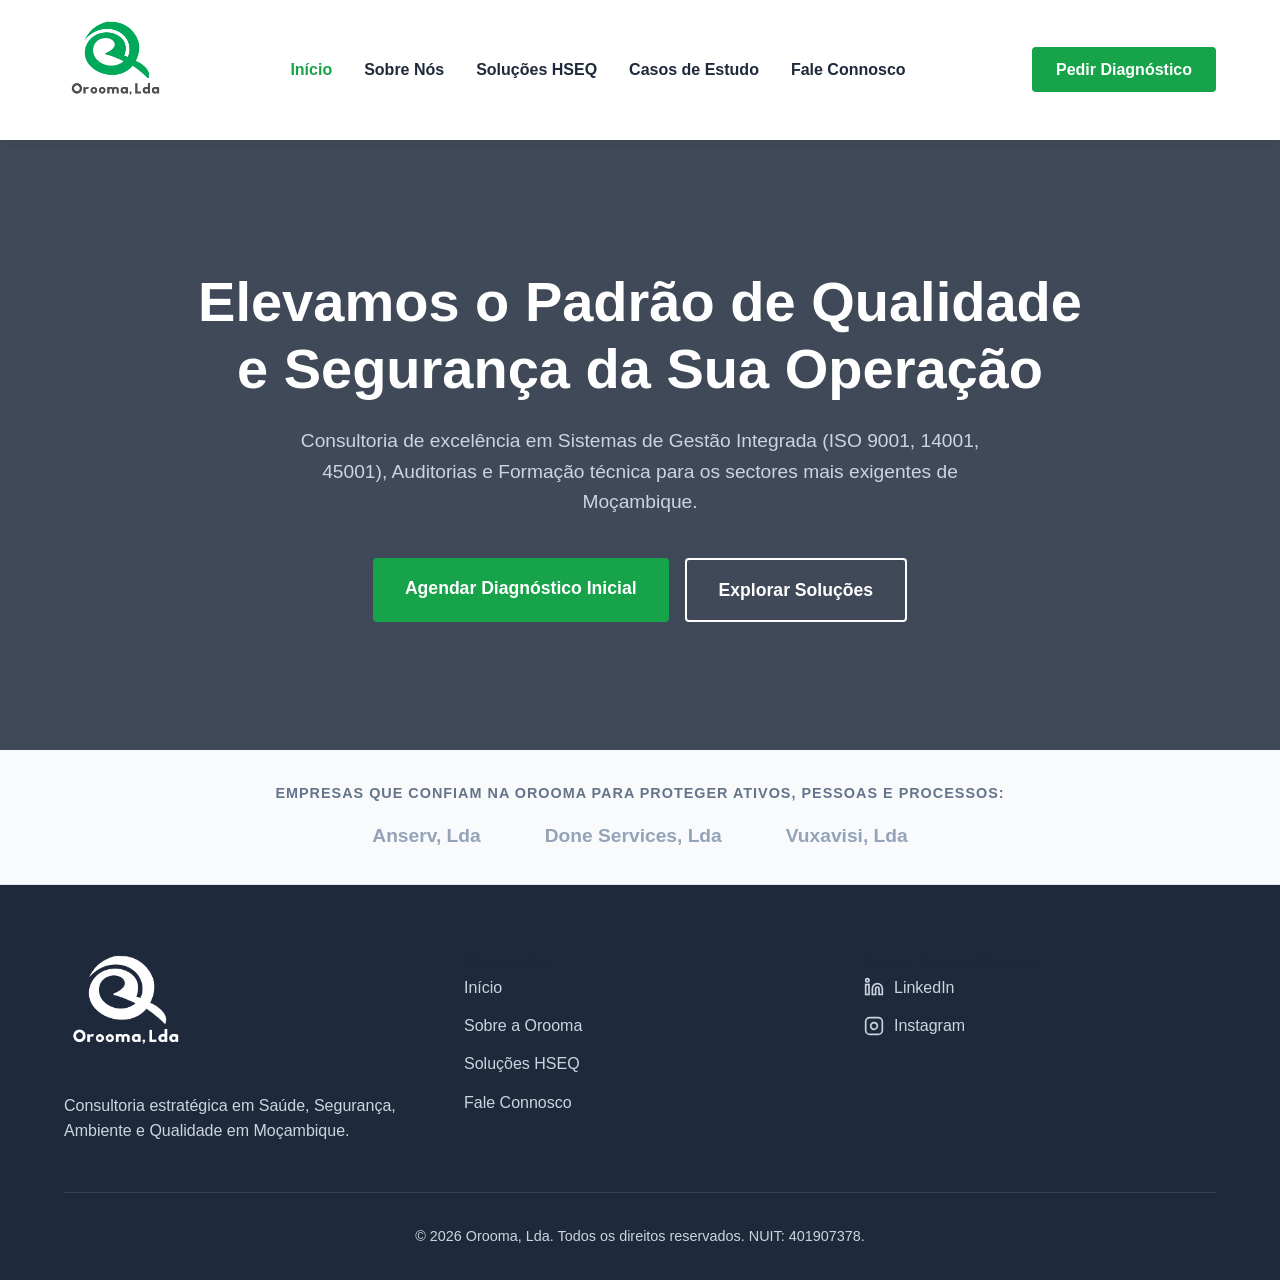
<file: index.html>
<!DOCTYPE html>
<html lang="pt-PT">
<head>
    <meta charset="UTF-8">
    <meta name="viewport" content="width=device-width, initial-scale=1.0">
    <title>Orooma, Lda | Consultoria HSEQ & Sistemas ISO em Moçambique</title>
    <meta name="description" content="Elevamos o padrão de Qualidade e Segurança da sua operação em Moçambique. Consultoria ISO 9001, 14001, 45001, Auditorias e Formação.">
    
    <link rel="icon" href="favicon.png" type="image/png">
    
    <style>
        /* ================= GERAIS E VARIÁVEIS ================= */
        :root {
            --primary-green: #16a34a;
            --dark-gray: #1e293b;
            --light-gray: #f8fafc;
            --white: #ffffff;
            --text-gray: #475569;
            --border-color: #e2e8f0;
        }

        * { margin: 0; padding: 0; box-sizing: border-box; font-family: 'Segoe UI', Roboto, Helvetica, Arial, sans-serif; scroll-behavior: smooth; }
        body { line-height: 1.6; color: var(--text-gray); background-color: var(--white); }
        h1, h2, h3, h4 { color: var(--dark-gray); font-weight: 700; }
        a { text-decoration: none; color: var(--primary-green); }
        .container { max-width: 1200px; margin: 0 auto; padding: 4rem 5%; }
        .section-header { text-align: center; margin-bottom: 4rem; }
        .section-header h2 { font-size: 2.5rem; margin-bottom: 1rem; position: relative; display: inline-block; }
        .section-header h2::after { content: ''; position: absolute; left: 50%; transform: translateX(-50%); bottom: -10px; width: 60px; height: 4px; background-color: var(--primary-green); }

        /* ================= HEADER / MENU ================= */
        header { display: flex; justify-content: space-between; align-items: center; padding: 1rem 5%; background-color: var(--white); box-shadow: 0 2px 10px rgba(0,0,0,0.05); position: sticky; top: 0; z-index: 1000; }
        .logo img { max-height: 100px; width: auto; }
        .nav-links { display: flex; gap: 2rem; list-style: none; }
        .nav-links a { color: var(--dark-gray); font-weight: 600; transition: color 0.3s; }
        .nav-links a:hover, .nav-links a.active { color: var(--primary-green); }
        .btn-cta-nav { background-color: var(--primary-green); color: var(--white); padding: 0.6rem 1.5rem; border-radius: 4px; font-weight: 600; transition: background 0.3s; }
        .btn-cta-nav:hover { background-color: #15803d; color: var(--white); }

        /* ================= HERO SECTION (INÍCIO) ================= */
        .hero { background: linear-gradient(rgba(30, 41, 59, 0.85), rgba(30, 41, 59, 0.85)), url('https://oroomahseq.com/OI1.png') center/cover; color: var(--white); padding: 8rem 5%; text-align: center; }
        .hero h1 { color: var(--white); font-size: 3.5rem; max-width: 900px; margin: 0 auto 1.5rem auto; line-height: 1.2; }
        .hero p { font-size: 1.2rem; max-width: 700px; margin: 0 auto 2.5rem auto; color: #cbd5e1; }
        .hero-buttons { display: flex; gap: 1rem; justify-content: center; }
        .btn-primary { background-color: var(--primary-green); color: var(--white); padding: 1rem 2rem; font-size: 1.1rem; font-weight: 600; border-radius: 4px; border: none; cursor: pointer; transition: 0.3s; display: inline-block; }
        .btn-primary:hover { background-color: #15803d; }
        .btn-secondary { background-color: transparent; color: var(--white); padding: 1rem 2rem; font-size: 1.1rem; font-weight: 600; border-radius: 4px; border: 2px solid var(--white); cursor: pointer; transition: 0.3s; display: inline-block; }
        .btn-secondary:hover { background-color: var(--white); color: var(--dark-gray); }

        /* ================= BARRA DE EMPRESAS ================= */
        .trust-bar { background-color: var(--light-gray); padding: 2rem 5%; text-align: center; border-bottom: 1px solid #e2e8f0; }
        .trust-bar p { font-size: 0.9rem; color: #64748b; text-transform: uppercase; letter-spacing: 1px; margin-bottom: 1rem; font-weight: 600; }
        .client-logos { display: flex; justify-content: center; gap: 4rem; flex-wrap: wrap; font-weight: bold; color: #94a3b8; font-size: 1.2rem; }

        /* ================= FOOTER ================= */
        footer { background-color: var(--dark-gray); color: #cbd5e1; padding: 4rem 5% 2rem 5%; }
        .footer-grid { display: grid; grid-template-columns: repeat(auto-fit, minmax(250px, 1fr)); gap: 3rem; max-width: 1200px; margin: 0 auto; border-bottom: 1px solid #334155; padding-bottom: 3rem; margin-bottom: 2rem; }
        .footer-logo img { max-height: 120px; margin-bottom: 1rem; filter: brightness(0) invert(1); }
        .footer-links { list-style: none; }
        .footer-links li { margin-bottom: 0.8rem; display: flex; align-items: center; gap: 10px; }
        .footer-links a { color: #cbd5e1; transition: color 0.3s; }
        .footer-links a:hover { color: var(--primary-green); }
        .footer-bottom { text-align: center; font-size: 0.9rem; }

        @media (max-width: 768px) {
            .nav-links { display: none; }
            .hero h1 { font-size: 2.5rem; }
            .hero-buttons { flex-direction: column; }
        }
    </style>
</head>
<body>

    <header>
        <a href="index.html" class="logo">
            <img src="logo-orooma.png" alt="Orooma, Lda">
        </a>
        <nav>
            <ul class="nav-links">
                <li><a href="index.html" class="active">Início</a></li>
                <li><a href="sobre.html">Sobre Nós</a></li>
                <li><a href="servicos.html">Soluções HSEQ</a></li>
                <li><a href="casos.html">Casos de Estudo</a></li>
                <li><a href="contacto.html">Fale Connosco</a></li>
            </ul>
        </nav>
        <a href="solicitar-diagnostico.html" class="btn-cta-nav">Pedir Diagnóstico</a>
    </header>

    <main>
        <section class="hero">
            <h1>Elevamos o Padrão de Qualidade e Segurança da Sua Operação</h1>
            <p>Consultoria de excelência em Sistemas de Gestão Integrada (ISO 9001, 14001, 45001), Auditorias e Formação técnica para os sectores mais exigentes de Moçambique.</p>
            <div class="hero-buttons">
                <a href="solicitar-diagnostico.html" class="btn-primary">Agendar Diagnóstico Inicial</a>
                <a href="servicos.html" class="btn-secondary">Explorar Soluções</a>
            </div>
        </section>

        <section class="trust-bar">
            <p>Empresas que confiam na Orooma para proteger ativos, pessoas e processos:</p>
            <div class="client-logos">
                <span>Anserv, Lda</span>
                <span>Done Services, Lda</span>
                <span>Vuxavisi, Lda</span>
            </div>
        </section>
    </main>

    <footer>
        <div class="footer-grid">
            <div>
                <a href="index.html" style="display: block; margin-bottom: 1rem;">
                    <img src="logo-orooma.png" alt="Orooma, Lda" style="max-height: 120px; filter: brightness(0) invert(1);">
                </a>
                <p style="margin-top: 1rem;">Consultoria estratégica em Saúde, Segurança, Ambiente e Qualidade em Moçambique.</p>
            </div>
            <div>
                <h4>Navegação</h4>
                <ul class="footer-links">
                    <li><a href="index.html">Início</a></li>
                    <li><a href="sobre.html">Sobre a Orooma</a></li>
                    <li><a href="servicos.html">Soluções HSEQ</a></li>
                    <li><a href="contacto.html">Fale Connosco</a></li>
                </ul>
            </div>
            <div>
                <h4>Redes Sociais Orooma</h4>
                <ul class="footer-links">
                    <li>
                        <svg width="20" height="20" viewBox="0 0 24 24" fill="none" stroke="currentColor" stroke-width="2"><path d="M16 8a6 6 0 0 1 6 6v7h-4v-7a2 2 0 0 0-2-2 2 2 0 0 0-2 2v7h-4v-7a6 6 0 0 1 6-6z"></path><rect x="2" y="9" width="4" height="12"></rect><circle cx="4" cy="4" r="2"></circle></svg>
                        <a href="https://www.linkedin.com/company/orooma-hseq" target="_blank">LinkedIn</a>
                    </li>
                    <li>
                        <svg width="20" height="20" viewBox="0 0 24 24" fill="none" stroke="currentColor" stroke-width="2"><rect x="2" y="2" width="20" height="20" rx="5" ry="5"></rect><path d="M16 11.37A4 4 0 1 1 12.63 8 4 4 0 0 1 16 11.37z"></path><line x1="17.5" y1="6.5" x2="17.51" y2="6.5"></line></svg>
                        <a href="https://www.instagram.com/orooma_hseq" target="_blank">Instagram</a>
                    </li>
                </ul>
            </div>
        </div>
        <div class="footer-bottom">
            <p>&copy; 2026 Orooma, Lda. Todos os direitos reservados. NUIT: 401907378.</p>
        </div>
    </footer>
</body>
</html>
</file>
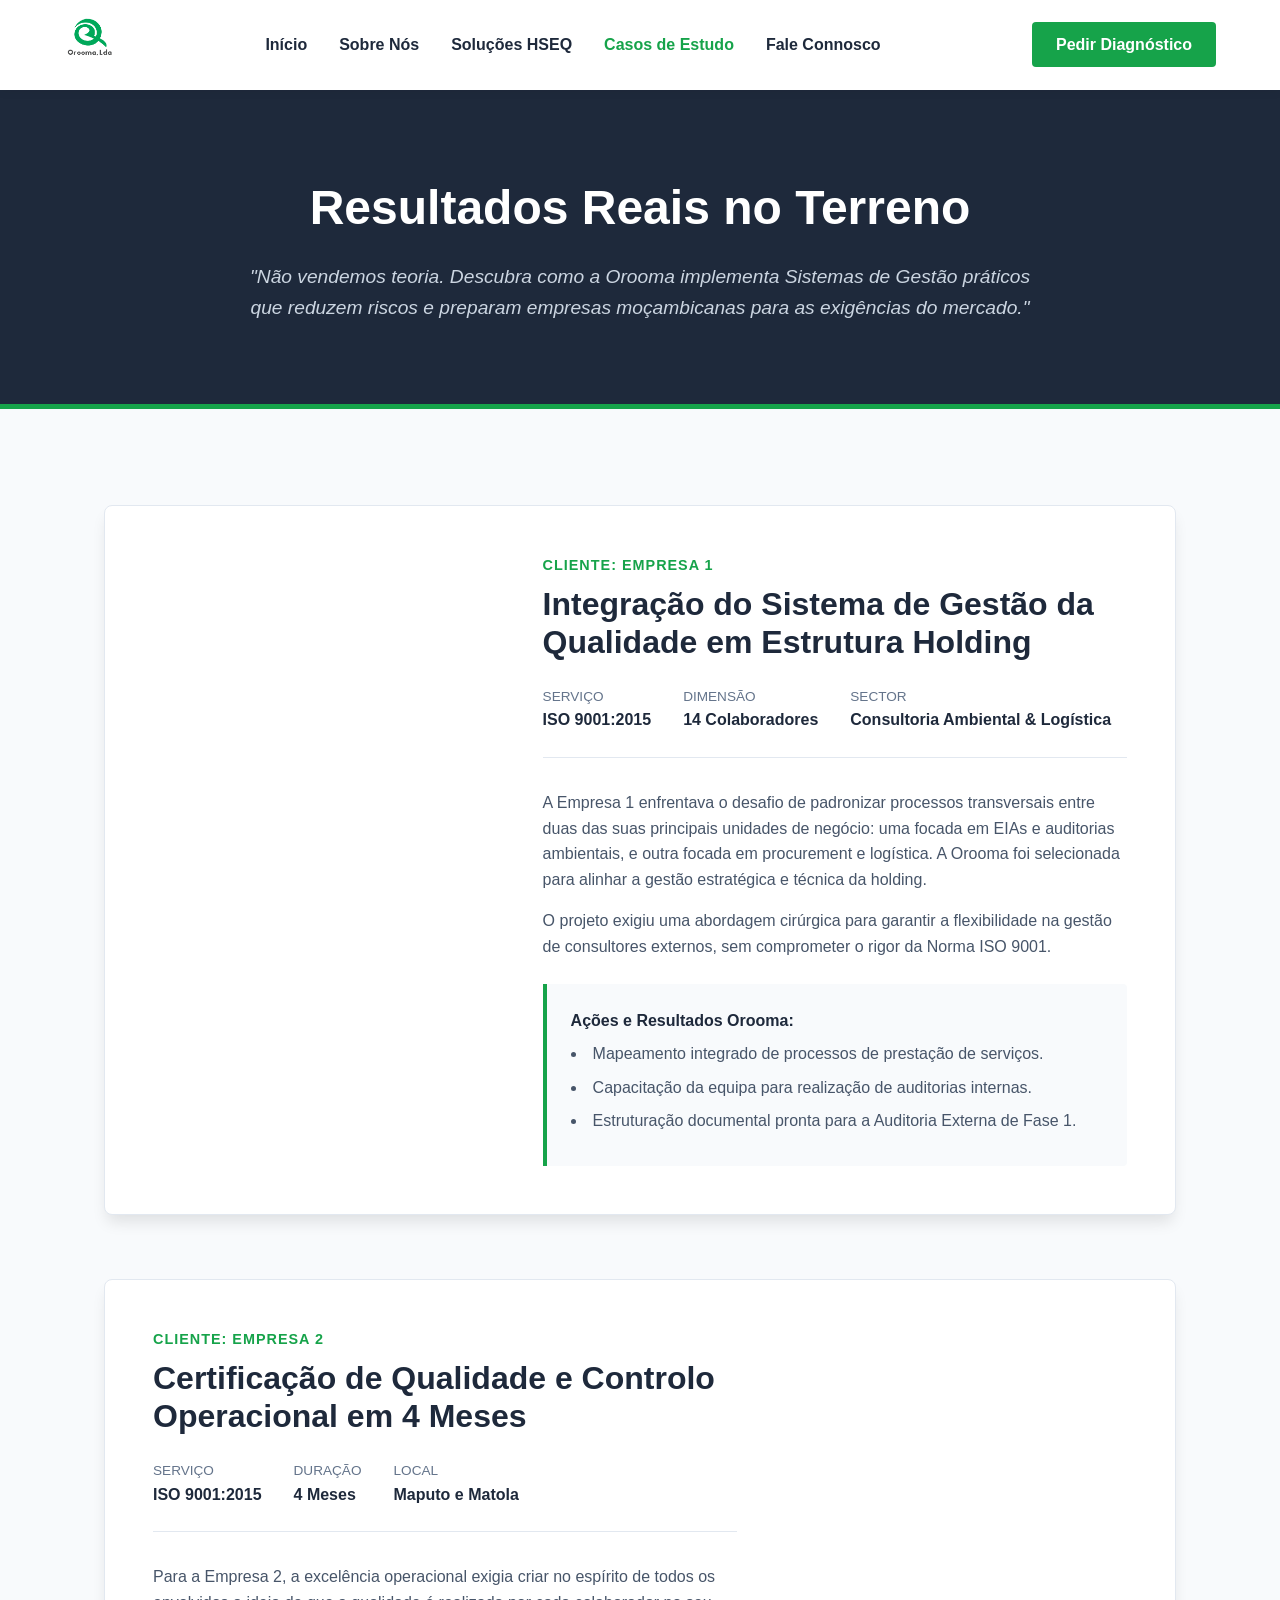
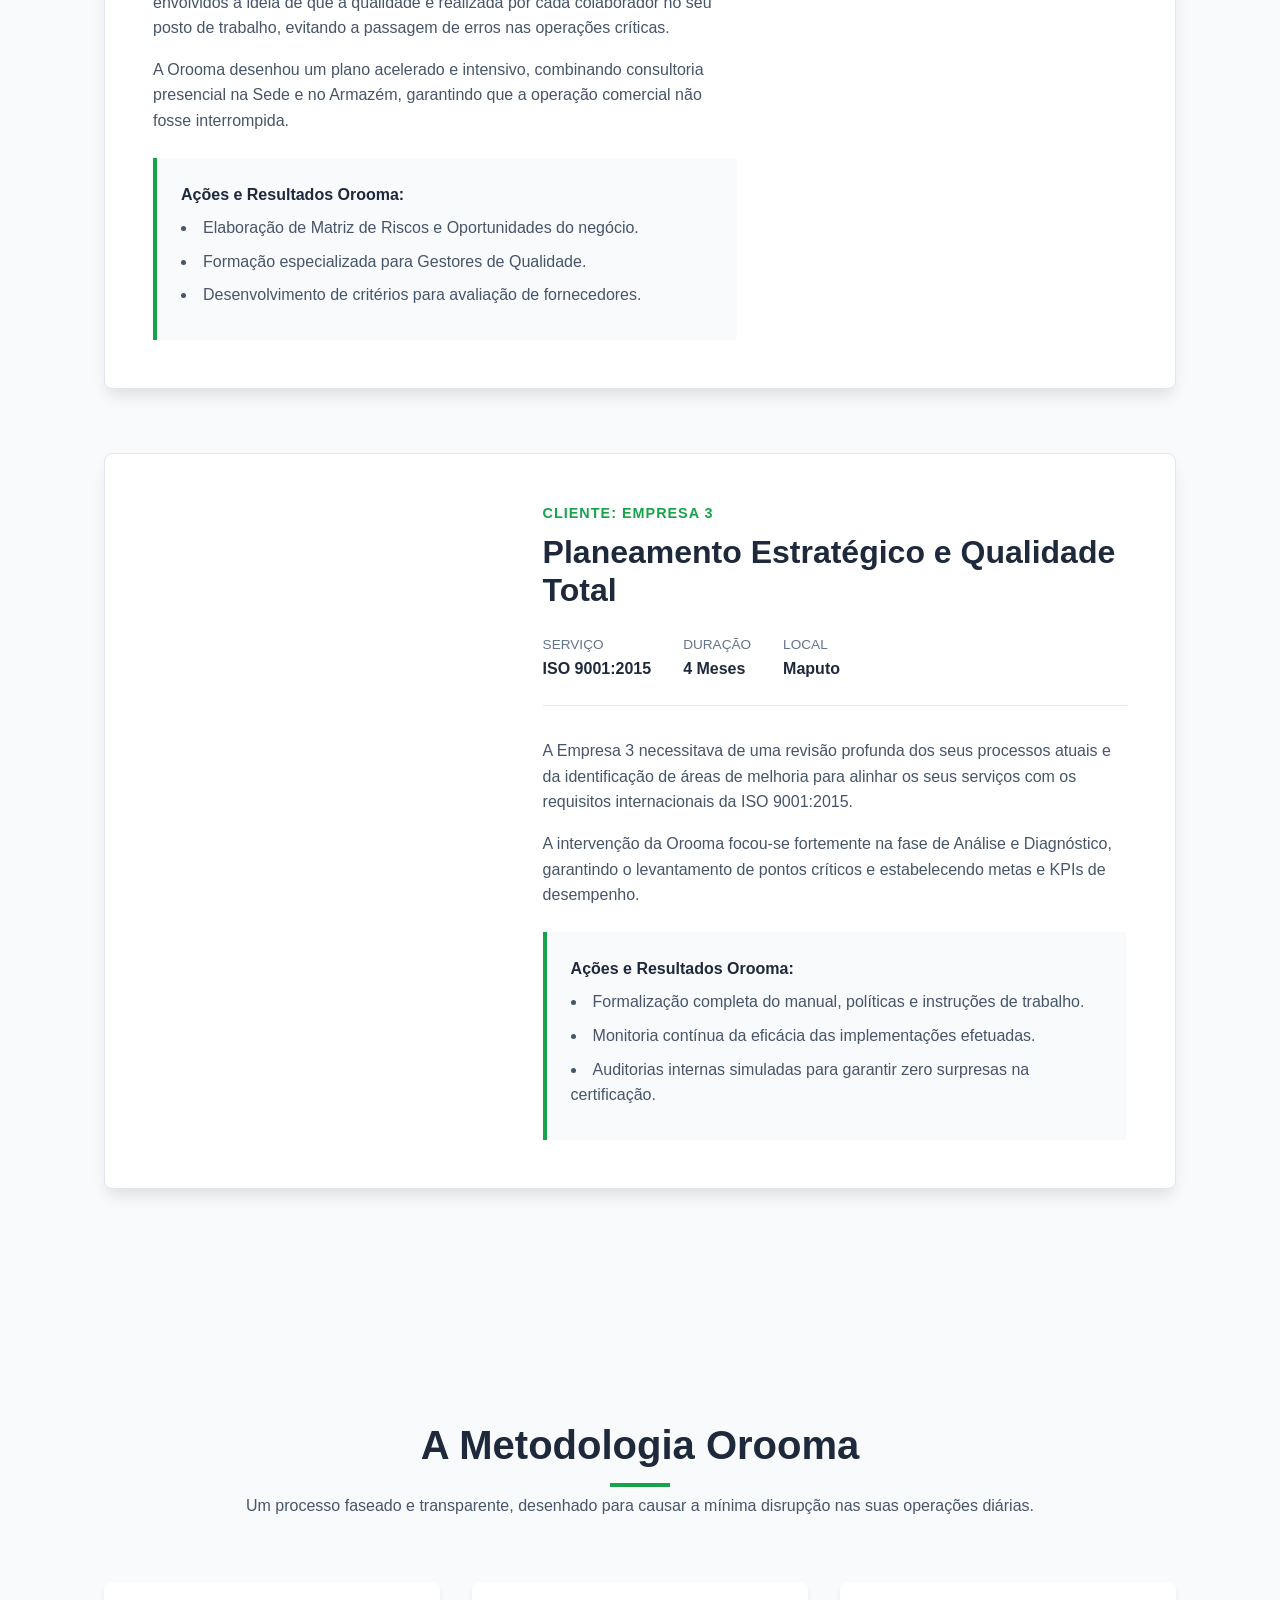
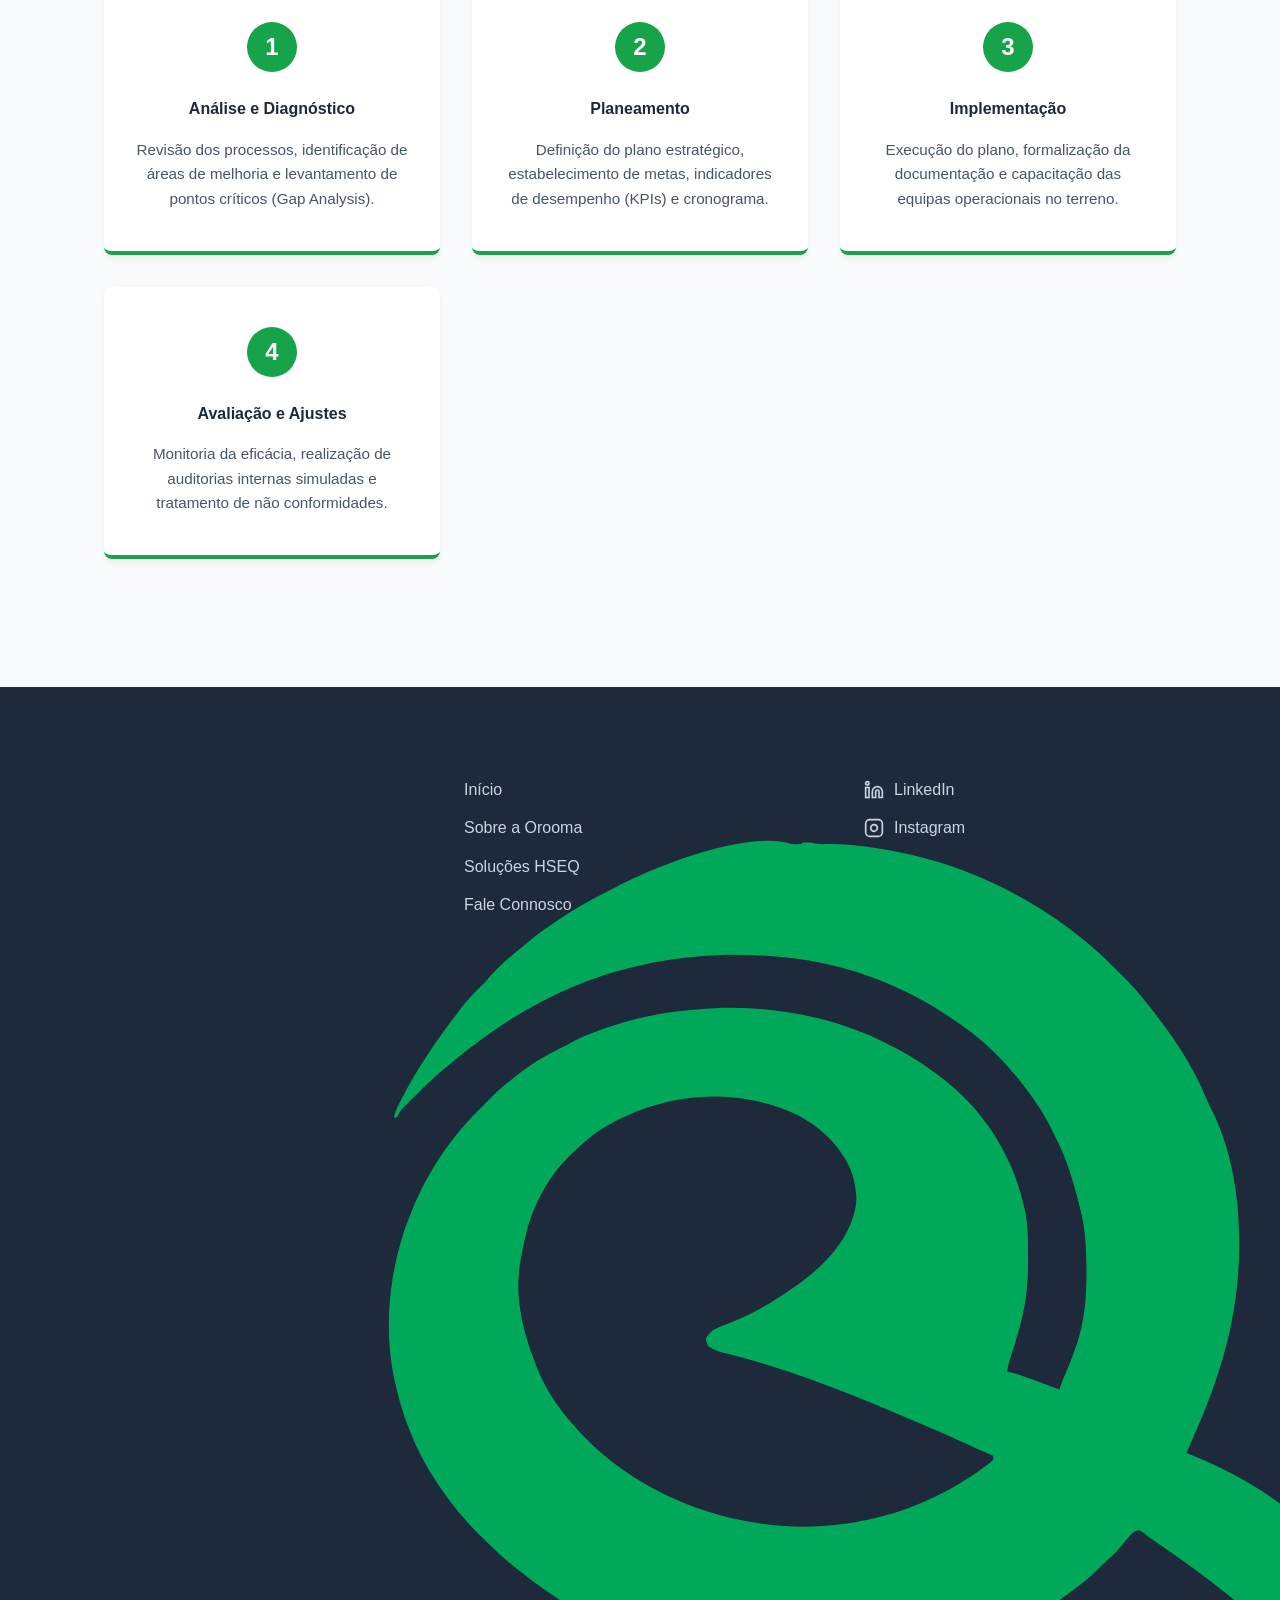
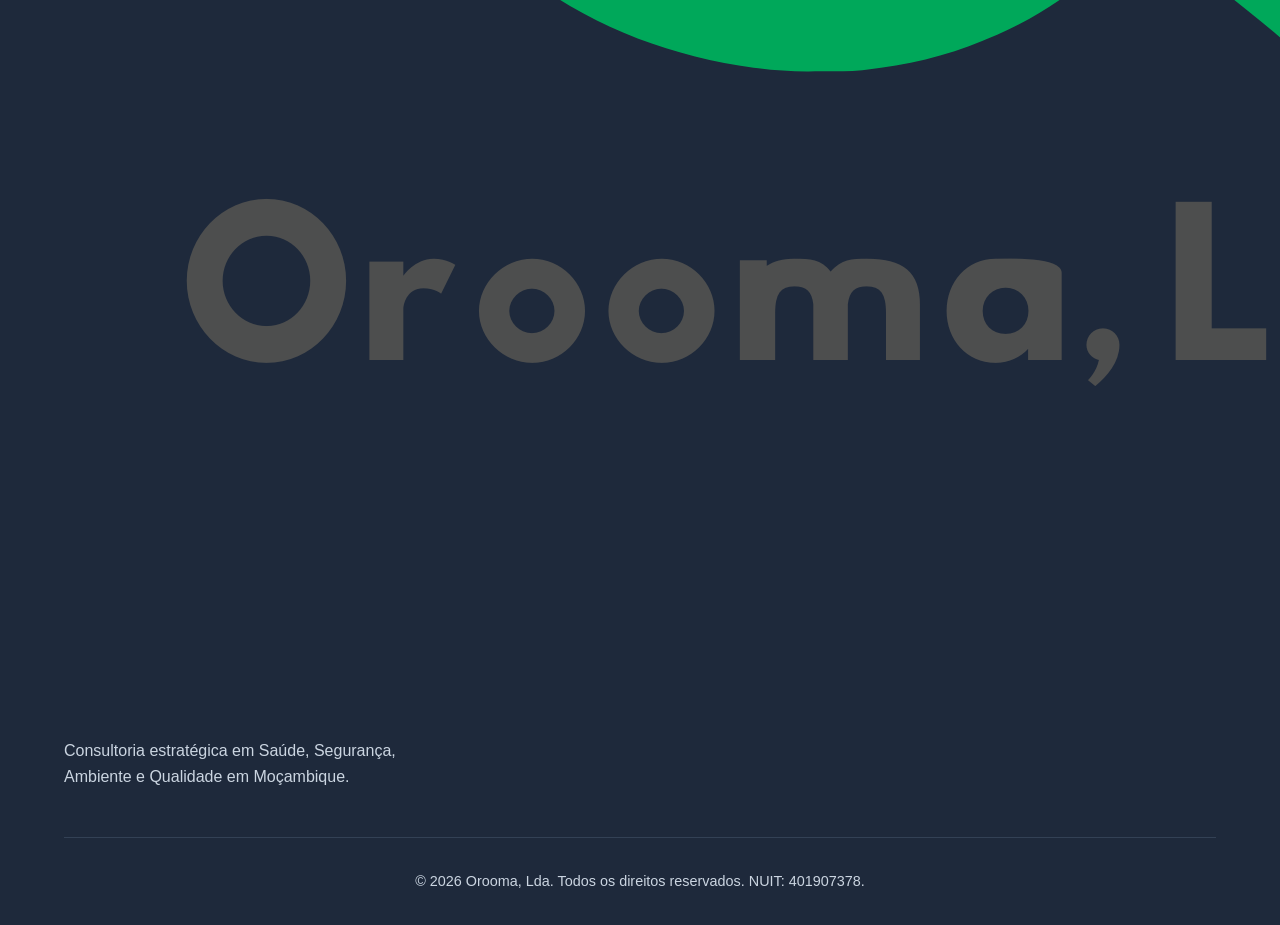
<file: casos.html>
<!DOCTYPE html>
<html lang="pt-PT">
<head>
    <meta charset="UTF-8">
    <meta name="viewport" content="width=device-width, initial-scale=1.0">
    <title>Casos de Estudo & Metodologia | Orooma, Lda</title>
    <meta name="description" content="Descubra como a Orooma ajuda empresas em Moçambique a atingirem a excelência e conformidade através de Sistemas de Gestão ISO.">
    
    <link rel="icon" href="favicon.png" type="image/png">
    
    <style>
        /* ================= GERAIS E VARIÁVEIS ================= */
        :root { --primary-green: #16a34a; --dark-gray: #1e293b; --light-gray: #f8fafc; --white: #ffffff; --text-gray: #475569; --border-color: #e2e8f0; }
        * { margin: 0; padding: 0; box-sizing: border-box; font-family: 'Segoe UI', Roboto, Helvetica, Arial, sans-serif; scroll-behavior: smooth; }
        body { line-height: 1.6; color: var(--text-gray); background-color: var(--light-gray); }
        h1, h2, h3, h4 { color: var(--dark-gray); font-weight: 700; }
        a { text-decoration: none; color: var(--primary-green); }
        .container { max-width: 1200px; margin: 0 auto; padding: 4rem 5%; }
        .section-header { text-align: center; margin-bottom: 4rem; }
        .section-header h2 { font-size: 2.5rem; margin-bottom: 1rem; position: relative; display: inline-block; }
        .section-header h2::after { content: ''; position: absolute; left: 50%; transform: translateX(-50%); bottom: -10px; width: 60px; height: 4px; background-color: var(--primary-green); }

        /* ================= HEADER / MENU ================= */
        header { display: flex; justify-content: space-between; align-items: center; padding: 1rem 5%; background-color: var(--white); box-shadow: 0 2px 10px rgba(0,0,0,0.05); position: sticky; top: 0; z-index: 1000; }
        .logo img { max-height: 50px; width: auto; }
        .nav-links { display: flex; gap: 2rem; list-style: none; }
        .nav-links a { color: var(--dark-gray); font-weight: 600; transition: color 0.3s; }
        .nav-links a:hover, .nav-links a.active { color: var(--primary-green); }
        .btn-cta-nav { background-color: var(--primary-green); color: var(--white); padding: 0.6rem 1.5rem; border-radius: 4px; font-weight: 600; transition: background 0.3s; }
        .btn-cta-nav:hover { background-color: #15803d; color: var(--white); }

        /* ================= HEADER SECUNDÁRIO ================= */
        .page-header { background-color: var(--dark-gray); color: var(--white); padding: 5rem 5%; text-align: center; border-bottom: 5px solid var(--primary-green); }
        .page-header h1 { font-size: 3rem; margin-bottom: 1rem; color: var(--white); }
        .page-header p { font-size: 1.2rem; max-width: 800px; margin: 0 auto; color: #cbd5e1; font-style: italic; }

        /* ================= CASOS DE ESTUDO CSS ================= */
        .cases-container { max-width: 1200px; margin: 0 auto; padding: 0 5%; }
        .case-card { background: var(--white); border-radius: 8px; overflow: hidden; box-shadow: 0 10px 15px -3px rgba(0, 0, 0, 0.1); margin-bottom: 4rem; display: flex; flex-wrap: wrap; border: 1px solid var(--border-color); }
        .case-card:nth-child(even) { flex-direction: row-reverse; }
        .case-image { flex: 1; min-width: 300px; background-size: cover; background-position: center; min-height: 350px; }
        .case-content { flex: 1.5; padding: 3rem; min-width: 300px; }
        .case-client { font-size: 0.9rem; font-weight: bold; color: var(--primary-green); text-transform: uppercase; letter-spacing: 1px; margin-bottom: 0.5rem; display: block; }
        .case-title { font-size: 2rem; margin-bottom: 1.5rem; line-height: 1.2; color: var(--dark-gray); }
        .case-meta { display: flex; gap: 2rem; margin-bottom: 2rem; padding-bottom: 1.5rem; border-bottom: 1px solid var(--border-color); flex-wrap: wrap; }
        .meta-item { display: flex; flex-direction: column; }
        .meta-item span.label { font-size: 0.85rem; color: #64748b; text-transform: uppercase; }
        .meta-item span.value { font-weight: bold; color: var(--dark-gray); }
        .case-description p { margin-bottom: 1rem; }
        .case-results { margin-top: 1.5rem; background-color: var(--light-gray); padding: 1.5rem; border-left: 4px solid var(--primary-green); border-radius: 0 4px 4px 0; }
        .case-results h4 { margin-bottom: 0.5rem; color: var(--dark-gray); }
        .case-results ul { list-style-position: inside; color: var(--text-gray); }
        .case-results li { margin-bottom: 0.5rem; }

        /* ================= METODOLOGIA CSS ================= */
        .methodology-grid { display: grid; grid-template-columns: repeat(auto-fit, minmax(250px, 1fr)); gap: 2rem; margin-top: 2rem; max-width: 1200px; margin-left: auto; margin-right: auto; padding: 0 5%; }
        .step-card { text-align: center; padding: 2.5rem 2rem; background: var(--white); border-radius: 8px; box-shadow: 0 4px 6px rgba(0,0,0,0.05); border-bottom: 4px solid var(--primary-green); transition: transform 0.3s; }
        .step-card:hover { transform: translateY(-5px); }
        .step-number { background-color: var(--primary-green); color: var(--white); width: 50px; height: 50px; border-radius: 50%; display: flex; align-items: center; justify-content: center; font-size: 1.5rem; font-weight: bold; margin: 0 auto 1.5rem auto; }

        /* ================= FOOTER ================= */
        footer { background-color: var(--dark-gray); color: #cbd5e1; padding: 4rem 5% 2rem 5%; }
        .footer-grid { display: grid; grid-template-columns: repeat(auto-fit, minmax(250px, 1fr)); gap: 3rem; max-width: 1200px; margin: 0 auto; border-bottom: 1px solid #334155; padding-bottom: 3rem; margin-bottom: 2rem; }
        .footer-logo img { max-height: 40px; margin-bottom: 1rem; filter: brightness(0) invert(1); }
        .footer-links { list-style: none; }
        .footer-links li { margin-bottom: 0.8rem; display: flex; align-items: center; gap: 10px; }
        .footer-links a { color: #cbd5e1; transition: color 0.3s; }
        .footer-links a:hover { color: var(--primary-green); }
        .footer-bottom { text-align: center; font-size: 0.9rem; }

        @media (max-width: 768px) {
            .nav-links { display: none; }
            .case-card { flex-direction: column !important; }
            .case-meta { gap: 1rem; }
            .page-header h1 { font-size: 2.2rem; }
        }
    </style>
</head>
<body>

    <header>
        <a href="index.html" class="logo">
            <img src="logo-orooma.png" alt="Orooma, Lda">
        </a>
        <nav>
            <ul class="nav-links">
                <li><a href="index.html">Início</a></li>
                <li><a href="sobre.html">Sobre Nós</a></li>
                <li><a href="servicos.html">Soluções HSEQ</a></li>
                <li><a href="casos.html" class="active">Casos de Estudo</a></li>
                <li><a href="contacto.html">Fale Connosco</a></li>
            </ul>
        </nav>
        <a href="solicitar-diagnostico.html" class="btn-cta-nav">Pedir Diagnóstico</a>
    </header>

    <main>
        <section class="page-header">
            <h1>Resultados Reais no Terreno</h1>
            <p>"Não vendemos teoria. Descubra como a Orooma implementa Sistemas de Gestão práticos que reduzem riscos e preparam empresas moçambicanas para as exigências do mercado."</p>
        </section>

        <section style="padding: 6rem 0;">
            <div class="cases-container">
                <article class="case-card">
                    <div class="case-image" style="background-image: url('https://images.unsplash.com/photo-1542744173-8e7e53415bb0?ixlib=rb-4.0.3&auto=format&fit=crop&w=1000&q=80');"></div>
                    <div class="case-content">
                        <span class="case-client">Cliente: Empresa 1</span>
                        <h3 class="case-title">Integração do Sistema de Gestão da Qualidade em Estrutura Holding</h3>
                        <div class="case-meta">
                            <div class="meta-item"><span class="label">Serviço</span><span class="value">ISO 9001:2015</span></div>
                            <div class="meta-item"><span class="label">Dimensão</span><span class="value">14 Colaboradores</span></div>
                            <div class="meta-item"><span class="label">Sector</span><span class="value">Consultoria Ambiental & Logística</span></div>
                        </div>
                        <div class="case-description">
                            <p>A Empresa 1 enfrentava o desafio de padronizar processos transversais entre duas das suas principais unidades de negócio: uma focada em EIAs e auditorias ambientais, e outra focada em procurement e logística. A Orooma foi selecionada para alinhar a gestão estratégica e técnica da holding.</p>
                            <p>O projeto exigiu uma abordagem cirúrgica para garantir a flexibilidade na gestão de consultores externos, sem comprometer o rigor da Norma ISO 9001.</p>
                        </div>
                        <div class="case-results">
                            <h4>Ações e Resultados Orooma:</h4>
                            <ul>
                                <li>Mapeamento integrado de processos de prestação de serviços.</li>
                                <li>Capacitação da equipa para realização de auditorias internas.</li>
                                <li>Estruturação documental pronta para a Auditoria Externa de Fase 1.</li>
                            </ul>
                        </div>
                    </div>
                </article>

                <article class="case-card">
                    <div class="case-image" style="background-image: url('https://images.unsplash.com/photo-1586528116311-ad8dd3c8310d?ixlib=rb-4.0.3&auto=format&fit=crop&w=1000&q=80');"></div>
                    <div class="case-content">
                        <span class="case-client">Cliente: Empresa 2</span>
                        <h3 class="case-title">Certificação de Qualidade e Controlo Operacional em 4 Meses</h3>
                        <div class="case-meta">
                            <div class="meta-item"><span class="label">Serviço</span><span class="value">ISO 9001:2015</span></div>
                            <div class="meta-item"><span class="label">Duração</span><span class="value">4 Meses</span></div>
                            <div class="meta-item"><span class="label">Local</span><span class="value">Maputo e Matola</span></div>
                        </div>
                        <div class="case-description">
                            <p>Para a Empresa 2, a excelência operacional exigia criar no espírito de todos os envolvidos a ideia de que a qualidade é realizada por cada colaborador no seu posto de trabalho, evitando a passagem de erros nas operações críticas.</p>
                            <p>A Orooma desenhou um plano acelerado e intensivo, combinando consultoria presencial na Sede e no Armazém, garantindo que a operação comercial não fosse interrompida.</p>
                        </div>
                        <div class="case-results">
                            <h4>Ações e Resultados Orooma:</h4>
                            <ul>
                                <li>Elaboração de Matriz de Riscos e Oportunidades do negócio.</li>
                                <li>Formação especializada para Gestores de Qualidade.</li>
                                <li>Desenvolvimento de critérios para avaliação de fornecedores.</li>
                            </ul>
                        </div>
                    </div>
                </article>

                <article class="case-card">
                    <div class="case-image" style="background-image: url('https://images.unsplash.com/photo-1600880292203-757bb62b4baf?ixlib=rb-4.0.3&auto=format&fit=crop&w=1000&q=80');"></div>
                    <div class="case-content">
                        <span class="case-client">Cliente: Empresa 3</span>
                        <h3 class="case-title">Planeamento Estratégico e Qualidade Total</h3>
                        <div class="case-meta">
                            <div class="meta-item"><span class="label">Serviço</span><span class="value">ISO 9001:2015</span></div>
                            <div class="meta-item"><span class="label">Duração</span><span class="value">4 Meses</span></div>
                            <div class="meta-item"><span class="label">Local</span><span class="value">Maputo</span></div>
                        </div>
                        <div class="case-description">
                            <p>A Empresa 3 necessitava de uma revisão profunda dos seus processos atuais e da identificação de áreas de melhoria para alinhar os seus serviços com os requisitos internacionais da ISO 9001:2015.</p>
                            <p>A intervenção da Orooma focou-se fortemente na fase de Análise e Diagnóstico, garantindo o levantamento de pontos críticos e estabelecendo metas e KPIs de desempenho.</p>
                        </div>
                        <div class="case-results">
                            <h4>Ações e Resultados Orooma:</h4>
                            <ul>
                                <li>Formalização completa do manual, políticas e instruções de trabalho.</li>
                                <li>Monitoria contínua da eficácia das implementações efetuadas.</li>
                                <li>Auditorias internas simuladas para garantir zero surpresas na certificação.</li>
                            </ul>
                        </div>
                    </div>
                </article>
            </div>
        </section>

        <section style="padding: 4rem 0 8rem 0;">
            <div class="section-header">
                <h2>A Metodologia Orooma</h2>
                <p>Um processo faseado e transparente, desenhado para causar a mínima disrupção nas suas operações diárias.</p>
            </div>
            <div class="methodology-grid">
                <div class="step-card">
                    <div class="step-number">1</div>
                    <h4 style="margin-bottom: 1rem; color: var(--dark-gray);">Análise e Diagnóstico</h4>
                    <p style="font-size: 0.95rem; color: var(--text-gray);">Revisão dos processos, identificação de áreas de melhoria e levantamento de pontos críticos (Gap Analysis).</p>
                </div>
                <div class="step-card">
                    <div class="step-number">2</div>
                    <h4 style="margin-bottom: 1rem; color: var(--dark-gray);">Planeamento</h4>
                    <p style="font-size: 0.95rem; color: var(--text-gray);">Definição do plano estratégico, estabelecimento de metas, indicadores de desempenho (KPIs) e cronograma.</p>
                </div>
                <div class="step-card">
                    <div class="step-number">3</div>
                    <h4 style="margin-bottom: 1rem; color: var(--dark-gray);">Implementação</h4>
                    <p style="font-size: 0.95rem; color: var(--text-gray);">Execução do plano, formalização da documentação e capacitação das equipas operacionais no terreno.</p>
                </div>
                <div class="step-card">
                    <div class="step-number">4</div>
                    <h4 style="margin-bottom: 1rem; color: var(--dark-gray);">Avaliação e Ajustes</h4>
                    <p style="font-size: 0.95rem; color: var(--text-gray);">Monitoria da eficácia, realização de auditorias internas simuladas e tratamento de não conformidades.</p>
                </div>
            </div>
        </section>
    </main>

    <footer>
        <div class="footer-grid">
            <div>
                <a href="index.html" style="display: block; margin-bottom: 1rem;"><img src="logo-orooma.png" alt="Orooma, Lda"></a>
                <p style="margin-top: 1rem;">Consultoria estratégica em Saúde, Segurança, Ambiente e Qualidade em Moçambique.</p>
            </div>
            <div>
                <h4>Navegação</h4>
                <ul class="footer-links">
                    <li><a href="index.html">Início</a></li>
                    <li><a href="sobre.html">Sobre a Orooma</a></li>
                    <li><a href="servicos.html">Soluções HSEQ</a></li>
                    <li><a href="contacto.html">Fale Connosco</a></li>
                </ul>
            </div>
            <div>
                <h4>Redes Sociais Orooma</h4>
                <ul class="footer-links">
                    <li>
                        <svg width="20" height="20" viewBox="0 0 24 24" fill="none" stroke="currentColor" stroke-width="2"><path d="M16 8a6 6 0 0 1 6 6v7h-4v-7a2 2 0 0 0-2-2 2 2 0 0 0-2 2v7h-4v-7a6 6 0 0 1 6-6z"></path><rect x="2" y="9" width="4" height="12"></rect><circle cx="4" cy="4" r="2"></circle></svg>
                        <a href="https://www.linkedin.com/company/orooma-hseq" target="_blank">LinkedIn</a>
                    </li>
                    <li>
                        <svg width="20" height="20" viewBox="0 0 24 24" fill="none" stroke="currentColor" stroke-width="2"><rect x="2" y="2" width="20" height="20" rx="5" ry="5"></rect><path d="M16 11.37A4 4 0 1 1 12.63 8 4 4 0 0 1 16 11.37z"></path><line x1="17.5" y1="6.5" x2="17.51" y2="6.5"></line></svg>
                        <a href="https://www.instagram.com/orooma_hseq" target="_blank">Instagram</a>
                    </li>
                </ul>
            </div>
        </div>
        <div class="footer-bottom">
            <p>&copy; 2026 Orooma, Lda. Todos os direitos reservados. NUIT: 401907378.</p>
        </div>
    </footer>
</body>
</html>
</file>
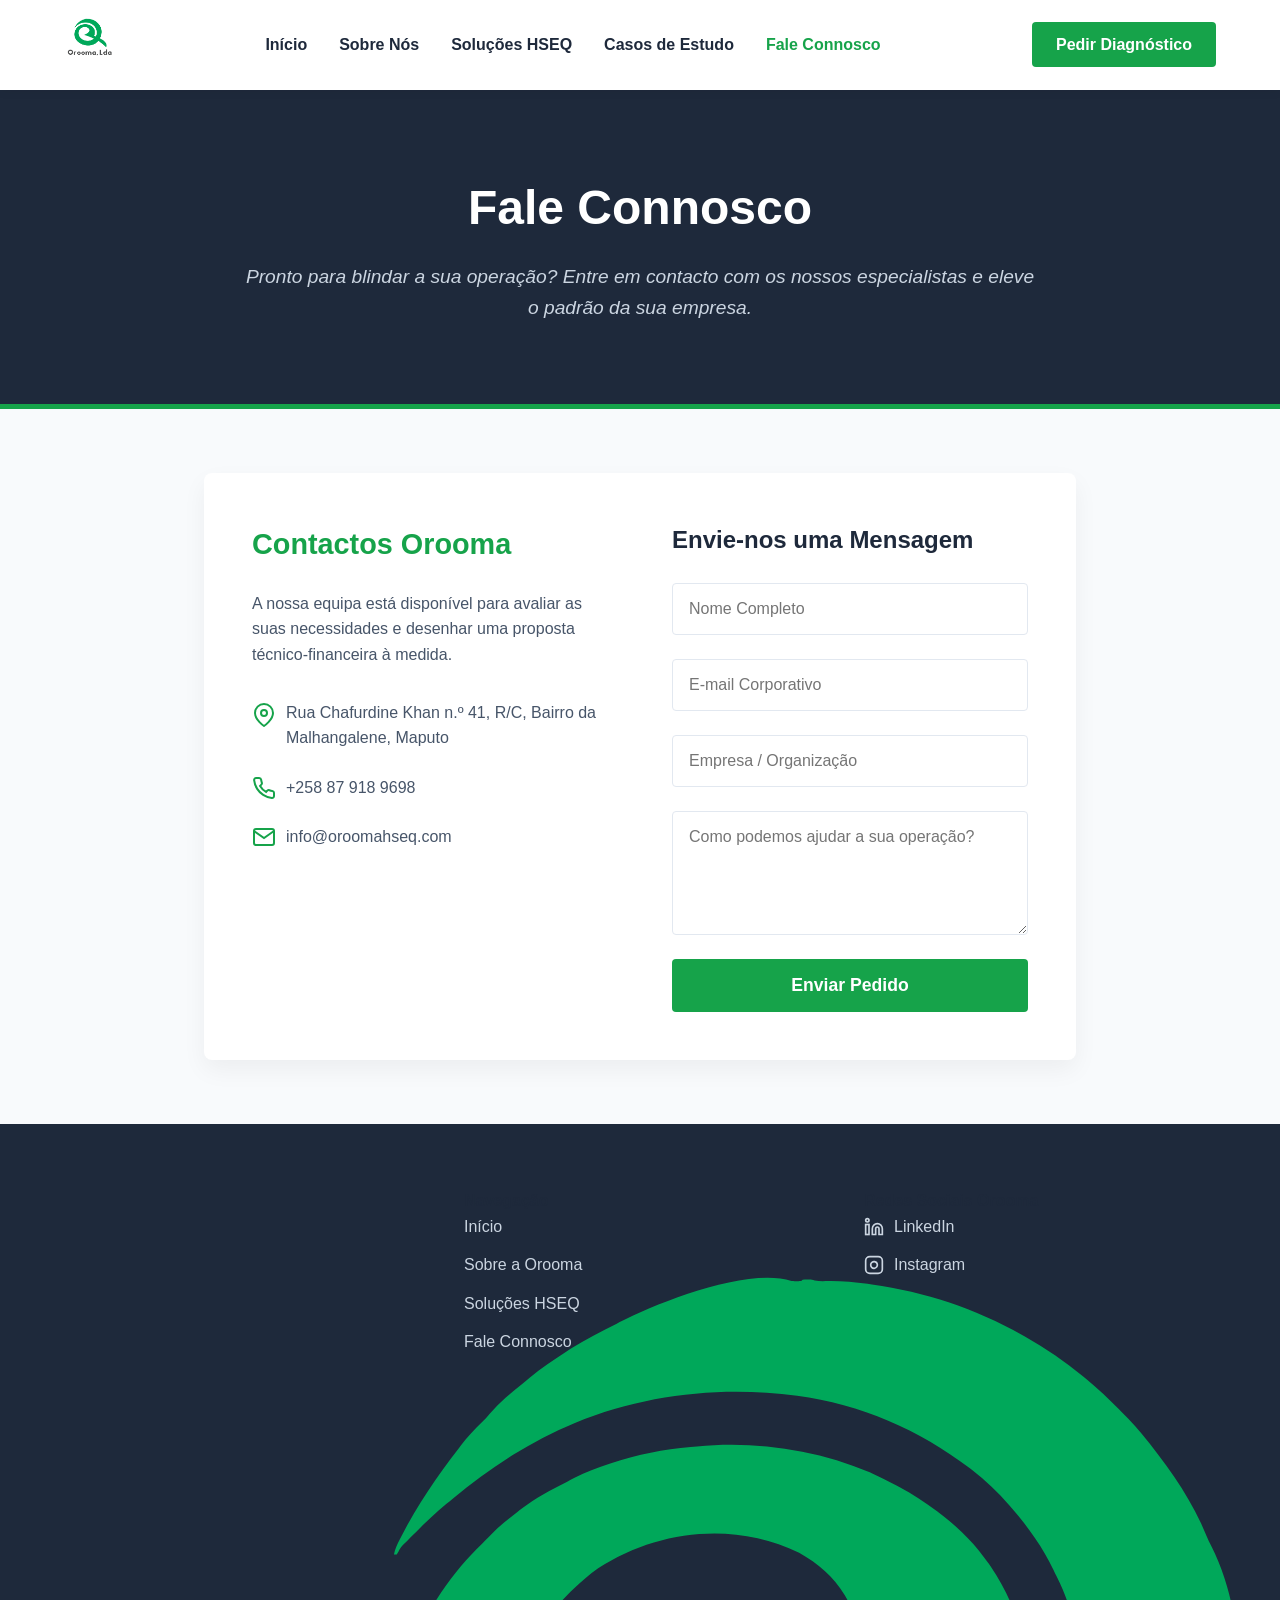
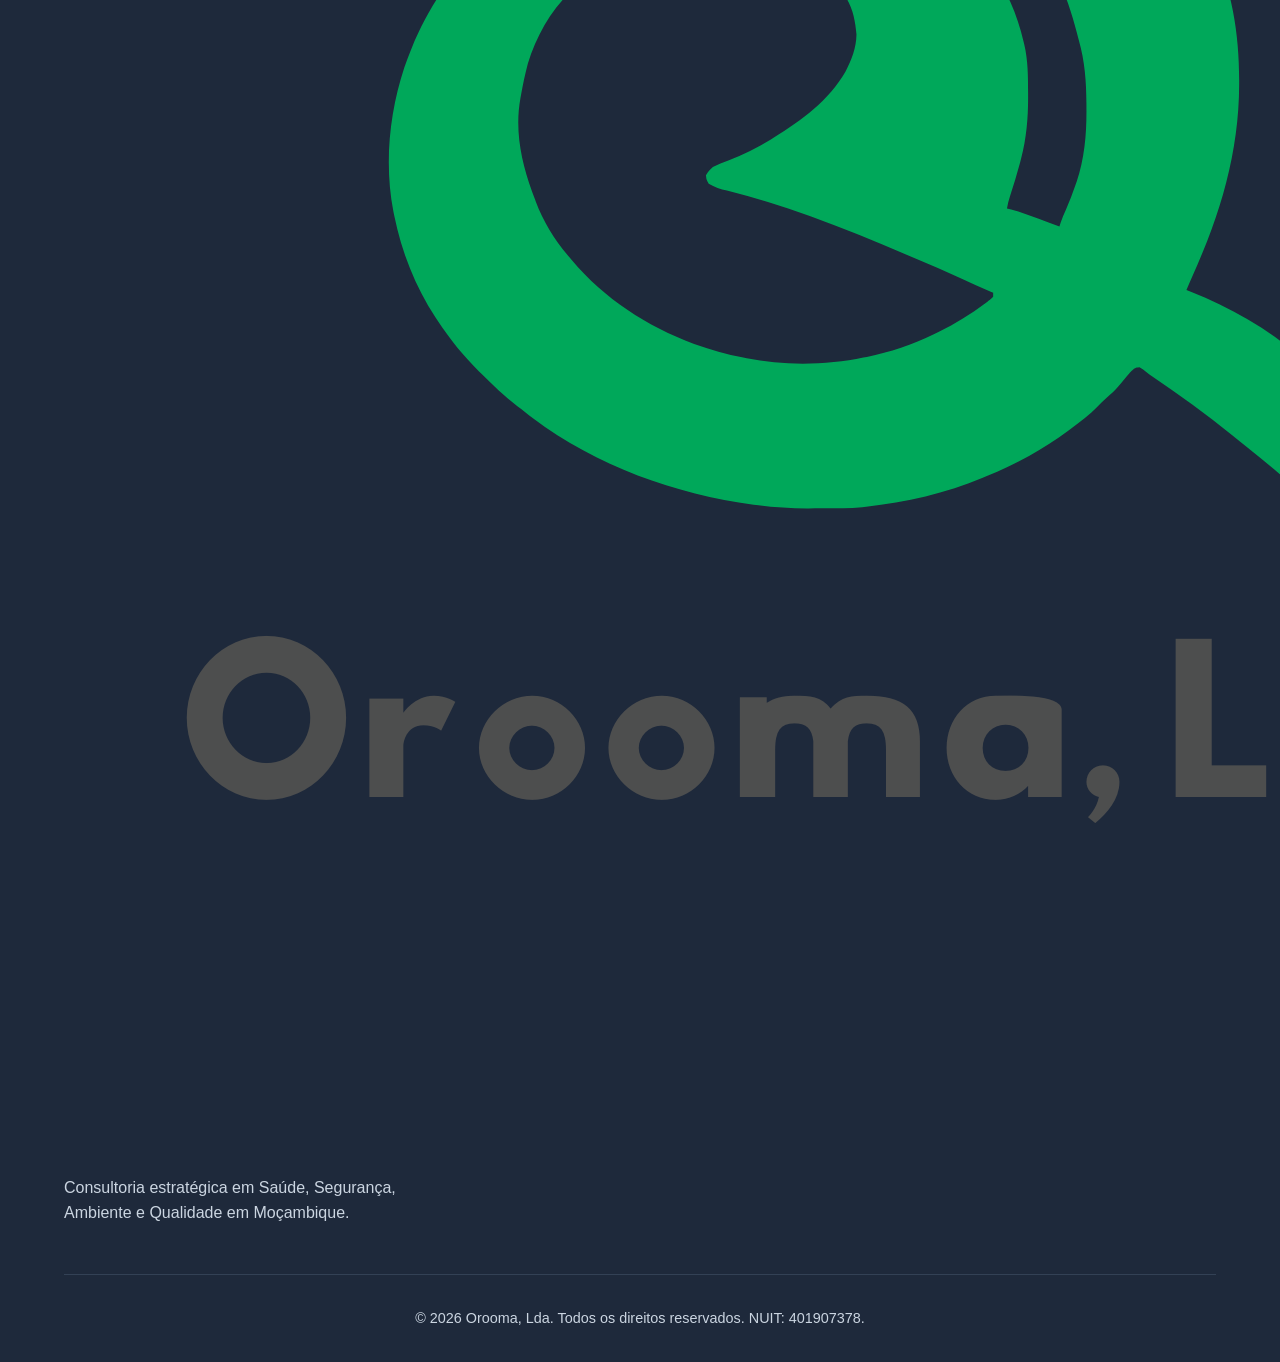
<file: contacto.html>
<!DOCTYPE html>
<html lang="pt-PT">
<head>
    <meta charset="UTF-8">
    <meta name="viewport" content="width=device-width, initial-scale=1.0">
    <title>Contacto | Orooma, Lda</title>
    <meta name="description" content="Fale com a Orooma, Lda. Especialistas em HSEQ e Sistemas ISO em Moçambique.">
    
    <link rel="icon" href="favicon.png" type="image/png">
    
    <style>
        /* ================= GERAIS E VARIÁVEIS ================= */
        :root { --primary-green: #16a34a; --dark-gray: #1e293b; --light-gray: #f8fafc; --white: #ffffff; --text-gray: #475569; --border-color: #e2e8f0; }
        * { margin: 0; padding: 0; box-sizing: border-box; font-family: 'Segoe UI', Roboto, Helvetica, Arial, sans-serif; scroll-behavior: smooth; }
        body { line-height: 1.6; color: var(--text-gray); background-color: var(--light-gray); }
        h1, h2, h3, h4 { color: var(--dark-gray); font-weight: 700; }
        a { text-decoration: none; color: var(--primary-green); }
        .container { max-width: 1000px; margin: 0 auto; padding: 4rem 5%; }
        .section-header { text-align: center; margin-bottom: 4rem; }
        .section-header h2 { font-size: 2.5rem; margin-bottom: 1rem; position: relative; display: inline-block; }
        .section-header h2::after { content: ''; position: absolute; left: 50%; transform: translateX(-50%); bottom: -10px; width: 60px; height: 4px; background-color: var(--primary-green); }

        /* ================= HEADER / MENU ================= */
        header { display: flex; justify-content: space-between; align-items: center; padding: 1rem 5%; background-color: var(--white); box-shadow: 0 2px 10px rgba(0,0,0,0.05); position: sticky; top: 0; z-index: 1000; }
        .logo img { max-height: 50px; width: auto; }
        .nav-links { display: flex; gap: 2rem; list-style: none; }
        .nav-links a { color: var(--dark-gray); font-weight: 600; transition: color 0.3s; }
        .nav-links a:hover, .nav-links a.active { color: var(--primary-green); }
        .btn-cta-nav { background-color: var(--primary-green); color: var(--white); padding: 0.6rem 1.5rem; border-radius: 4px; font-weight: 600; transition: background 0.3s; }
        .btn-cta-nav:hover { background-color: #15803d; color: var(--white); }

        /* ================= HEADER SECUNDÁRIO ================= */
        .page-header { background-color: var(--dark-gray); color: var(--white); padding: 5rem 5%; text-align: center; border-bottom: 5px solid var(--primary-green); }
        .page-header h1 { font-size: 3rem; margin-bottom: 1rem; color: var(--white); }
        .page-header p { font-size: 1.2rem; max-width: 800px; margin: 0 auto; color: #cbd5e1; font-style: italic; }

        /* ================= CONTACTOS CSS ================= */
        .form-contact { display: grid; gap: 1.5rem; max-width: 100%; margin: 0 auto; }
        .form-contact input, .form-contact textarea { padding: 1rem; border: 1px solid var(--border-color); border-radius: 4px; width: 100%; font-size: 1rem; font-family: inherit; }
        .form-contact input:focus, .form-contact textarea:focus { outline: none; border-color: var(--primary-green); }
        .btn-primary { background-color: var(--primary-green); color: var(--white); padding: 1rem 2rem; font-size: 1.1rem; font-weight: 600; border-radius: 4px; border: none; cursor: pointer; transition: 0.3s; }
        .btn-primary:hover { background-color: #15803d; }

        /* ================= FOOTER ================= */
        footer { background-color: var(--dark-gray); color: #cbd5e1; padding: 4rem 5% 2rem 5%; }
        .footer-grid { display: grid; grid-template-columns: repeat(auto-fit, minmax(250px, 1fr)); gap: 3rem; max-width: 1200px; margin: 0 auto; border-bottom: 1px solid #334155; padding-bottom: 3rem; margin-bottom: 2rem; }
        .footer-logo img { max-height: 40px; margin-bottom: 1rem; filter: brightness(0) invert(1); }
        .footer-links { list-style: none; }
        .footer-links li { margin-bottom: 0.8rem; display: flex; align-items: center; gap: 10px; }
        .footer-links a { color: #cbd5e1; transition: color 0.3s; }
        .footer-links a:hover { color: var(--primary-green); }
        .footer-bottom { text-align: center; font-size: 0.9rem; }

        @media (max-width: 768px) {
            .nav-links { display: none; }
            .page-header h1 { font-size: 2.2rem; }
        }
    </style>
</head>
<body>

    <header>
        <a href="index.html" class="logo">
            <img src="logo-orooma.png" alt="Orooma, Lda">
        </a>
        <nav>
            <ul class="nav-links">
                <li><a href="index.html">Início</a></li>
                <li><a href="sobre.html">Sobre Nós</a></li>
                <li><a href="servicos.html">Soluções HSEQ</a></li>
                <li><a href="casos.html">Casos de Estudo</a></li>
                <li><a href="contacto.html" class="active">Fale Connosco</a></li>
            </ul>
        </nav>
        <a href="solicitar-diagnostico.html" class="btn-cta-nav">Pedir Diagnóstico</a>
    </header>

    <main>
        <section class="page-header">
            <h1>Fale Connosco</h1>
            <p>Pronto para blindar a sua operação? Entre em contacto com os nossos especialistas e eleve o padrão da sua empresa.</p>
        </section>

        <section class="container">
            <div style="display: grid; grid-template-columns: repeat(auto-fit, minmax(350px, 1fr)); gap: 4rem; background: var(--white); padding: 3rem; border-radius: 8px; box-shadow: 0 10px 25px rgba(0,0,0,0.05);">
                
                <div>
                    <h3 style="margin-bottom: 1.5rem; color: var(--primary-green); font-size: 1.8rem;">Contactos Orooma</h3>
                    <p style="margin-bottom: 2rem; color: var(--text-gray);">A nossa equipa está disponível para avaliar as suas necessidades e desenhar uma proposta técnico-financeira à medida.</p>
                    
                    <ul class="footer-links" style="color: var(--text-gray);">
                        <li style="margin-bottom: 1.5rem; align-items: flex-start;">
                            <svg width="24" height="24" viewBox="0 0 24 24" fill="none" stroke="var(--primary-green)" stroke-width="2" style="flex-shrink: 0; margin-top: 3px;"><path d="M21 10c0 7-9 13-9 13s-9-6-9-13a9 9 0 0 1 18 0z"></path><circle cx="12" cy="10" r="3"></circle></svg>
                            <span>Rua Chafurdine Khan n.º 41, R/C, Bairro da Malhangalene, Maputo</span>
                        </li>
                        <li style="margin-bottom: 1.5rem;">
                            <svg width="24" height="24" viewBox="0 0 24 24" fill="none" stroke="var(--primary-green)" stroke-width="2" style="flex-shrink: 0;"><path d="M22 16.92v3a2 2 0 0 1-2.18 2 19.79 19.79 0 0 1-8.63-3.07 19.5 19.5 0 0 1-6-6 19.79 19.79 0 0 1-3.07-8.67A2 2 0 0 1 4.11 2h3a2 2 0 0 1 2 1.72 12.84 12.84 0 0 0 .7 2.81 2 2 0 0 1-.45 2.11L8.09 9.91a16 16 0 0 0 6 6l1.27-1.27a2 2 0 0 1 2.11-.45 12.84 12.84 0 0 0 2.81.7A2 2 0 0 1 22 16.92z"></path></svg>
                            <span>+258 87 918 9698</span>
                        </li>
                        <li style="margin-bottom: 1.5rem;">
                            <svg width="24" height="24" viewBox="0 0 24 24" fill="none" stroke="var(--primary-green)" stroke-width="2" style="flex-shrink: 0;"><path d="M4 4h16c1.1 0 2 .9 2 2v12c0 1.1-.9 2-2 2H4c-1.1 0-2-.9-2-2V6c0-1.1.9-2 2-2z"></path><polyline points="22,6 12,13 2,6"></polyline></svg>
                            <span>info@oroomahseq.com</span>
                        </li>
                    </ul>
                </div>

                <div>
                    <h3 style="margin-bottom: 1.5rem; color: var(--dark-gray); font-size: 1.5rem;">Envie-nos uma Mensagem</h3>
                    <form action="https://formsubmit.co/info@oroomahseq.com" method="POST" class="form-contact">
                        <input type="hidden" name="_subject" value="Novo Contacto via Website - Orooma">
                        <input type="hidden" name="_captcha" value="false">
                        <input type="hidden" name="_next" value="https://seusite.com/obrigado.html"> <input type="text" name="Nome" placeholder="Nome Completo" required>
                        <input type="email" name="Email" placeholder="E-mail Corporativo" required>
                        <input type="text" name="Empresa" placeholder="Empresa / Organização" required>
                        <textarea name="Mensagem" placeholder="Como podemos ajudar a sua operação?" rows="5" required></textarea>
                        
                        <button type="submit" class="btn-primary" style="width: 100%;">Enviar Pedido</button>
                    </form>
                </div>
            </div>
        </section>
    </main>

    <footer>
        <div class="footer-grid">
            <div>
                <a href="index.html" style="display: block; margin-bottom: 1rem;"><img src="logo-orooma.png" alt="Orooma, Lda"></a>
                <p style="margin-top: 1rem;">Consultoria estratégica em Saúde, Segurança, Ambiente e Qualidade em Moçambique.</p>
            </div>
            <div>
                <h4>Navegação</h4>
                <ul class="footer-links">
                    <li><a href="index.html">Início</a></li>
                    <li><a href="sobre.html">Sobre a Orooma</a></li>
                    <li><a href="servicos.html">Soluções HSEQ</a></li>
                    <li><a href="contacto.html">Fale Connosco</a></li>
                </ul>
            </div>
            <div>
                <h4>Redes Sociais Orooma</h4>
                <ul class="footer-links">
                    <li>
                        <svg width="20" height="20" viewBox="0 0 24 24" fill="none" stroke="currentColor" stroke-width="2"><path d="M16 8a6 6 0 0 1 6 6v7h-4v-7a2 2 0 0 0-2-2 2 2 0 0 0-2 2v7h-4v-7a6 6 0 0 1 6-6z"></path><rect x="2" y="9" width="4" height="12"></rect><circle cx="4" cy="4" r="2"></circle></svg>
                        <a href="https://www.linkedin.com/company/orooma-hseq" target="_blank">LinkedIn</a>
                    </li>
                    <li>
                        <svg width="20" height="20" viewBox="0 0 24 24" fill="none" stroke="currentColor" stroke-width="2"><rect x="2" y="2" width="20" height="20" rx="5" ry="5"></rect><path d="M16 11.37A4 4 0 1 1 12.63 8 4 4 0 0 1 16 11.37z"></path><line x1="17.5" y1="6.5" x2="17.51" y2="6.5"></line></svg>
                        <a href="https://www.instagram.com/orooma_hseq" target="_blank">Instagram</a>
                    </li>
                </ul>
            </div>
        </div>
        <div class="footer-bottom">
            <p>&copy; 2026 Orooma, Lda. Todos os direitos reservados. NUIT: 401907378.</p>
        </div>
    </footer>
</body>
</html>
</file>
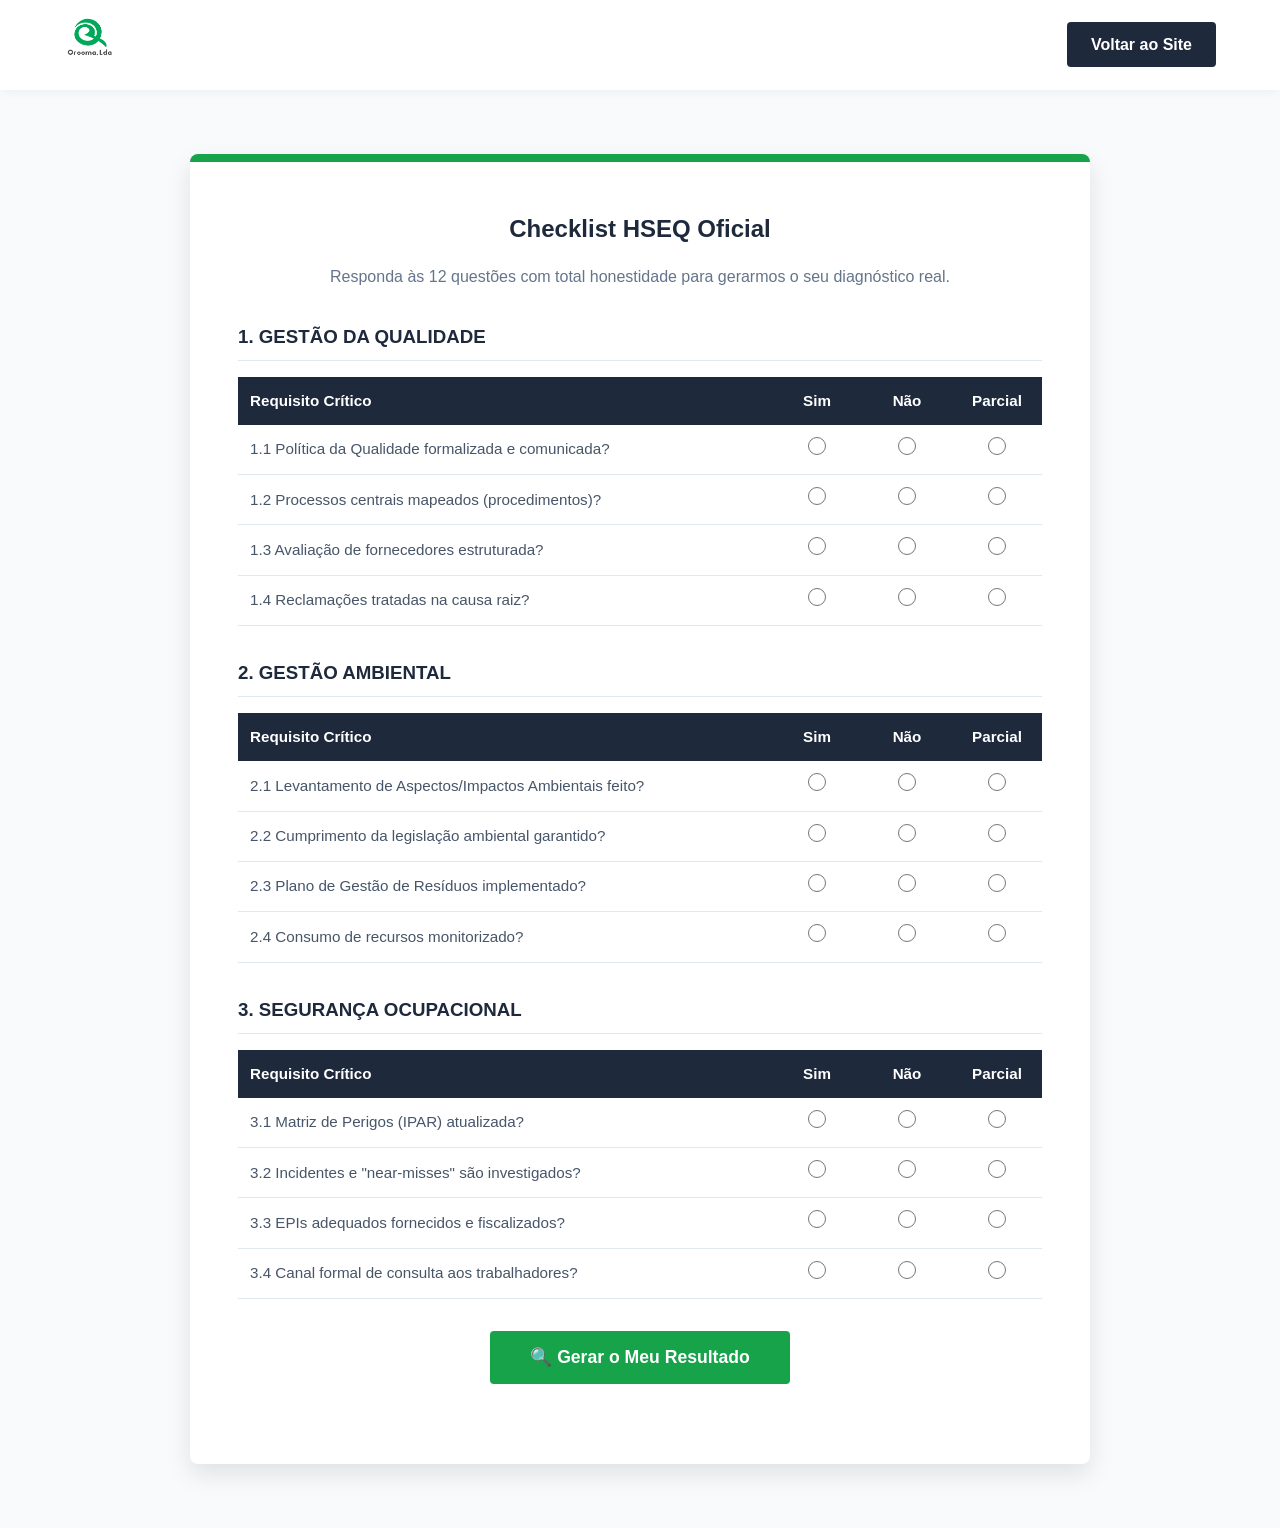
<file: diagnostico.html>
<!DOCTYPE html>
<html lang="pt-PT">
<head>
    <meta charset="UTF-8">
    <meta name="viewport" content="width=device-width, initial-scale=1.0">
    <title>Resultados do Diagnóstico HSEQ | Orooma, Lda</title>
    
    <link rel="icon" href="favicon.png" type="image/png">
    
    <style>
        /* ================= GERAIS E VARIÁVEIS ================= */
        :root { --primary-green: #16a34a; --dark-gray: #1e293b; --light-gray: #f8fafc; --white: #ffffff; --text-gray: #475569; --border-color: #e2e8f0; }
        * { margin: 0; padding: 0; box-sizing: border-box; font-family: 'Segoe UI', Roboto, Helvetica, Arial, sans-serif; }
        body { line-height: 1.6; color: var(--text-gray); background-color: var(--light-gray); }
        h1, h2, h3, h4 { color: var(--dark-gray); font-weight: 700; }
        a { text-decoration: none; color: var(--primary-green); }
        
        header { display: flex; justify-content: space-between; align-items: center; padding: 1rem 5%; background-color: var(--white); box-shadow: 0 2px 10px rgba(0,0,0,0.05); }
        .logo img { max-height: 50px; width: auto; }
        .btn-cta-nav { background-color: var(--primary-green); color: var(--white); padding: 0.6rem 1.5rem; border-radius: 4px; font-weight: 600; }

        .doc-container { background-color: var(--white); padding: 3rem; border-radius: 8px; box-shadow: 0 10px 25px rgba(0,0,0,0.1); border-top: 8px solid var(--primary-green); margin: 4rem auto; max-width: 900px; }
        table { width: 100%; border-collapse: collapse; margin-bottom: 2rem; font-size: 0.95rem; }
        th { background-color: var(--dark-gray); color: var(--white); padding: 12px; text-align: left; }
        th.col-check { text-align: center; width: 90px; }
        td { padding: 12px; border-bottom: 1px solid var(--border-color); color: var(--text-gray); }
        td.col-check { text-align: center; }
        input[type="radio"] { width: 18px; height: 18px; accent-color: var(--primary-green); cursor: pointer; }
        
        .btn-primary { background-color: var(--primary-green); color: var(--white); padding: 1rem 2rem; font-size: 1.1rem; font-weight: 600; border-radius: 4px; border: none; cursor: pointer; transition: 0.3s; width: 100%; max-width: 300px; }
        .btn-primary:hover { background-color: #15803d; }
        
        .dynamic-alert { display: none; padding: 2rem; border-radius: 6px; margin-top: 2rem; text-align: center; border-left: 6px solid; }
        .success { background-color: #f0fdf4; border-color: #22c55e; color: #166534; }
        .warning { background-color: #fefce8; border-color: #eab308; color: #854d0e; }
        .danger { background-color: #fef2f2; border-color: #ef4444; color: #991b1b; }
        
        @media (max-width: 768px) { .doc-container { padding: 1.5rem; } th.col-check, td.col-check { width: 60px; font-size: 0.8rem; } }
    </style>
</head>
<body>

    <header>
        <a href="index.html" class="logo"><img src="logo-orooma.png" alt="Orooma, Lda"></a>
        <a href="index.html" class="btn-cta-nav" style="background-color: var(--dark-gray);">Voltar ao Site</a>
    </header>

    <div class="doc-container" id="area-perguntas">
        <h2 style="margin-bottom: 1rem; text-align: center;">Checklist HSEQ Oficial</h2>
        <p style="text-align: center; color: #64748b; margin-bottom: 2rem;">Responda às 12 questões com total honestidade para gerarmos o seu diagnóstico real.</p>
        
        <form id="diag-form">
            <h3 style="margin-bottom: 1rem; color: var(--dark-gray); border-bottom: 1px solid var(--border-color); padding-bottom: 0.5rem;">1. GESTÃO DA QUALIDADE</h3>
            <table>
                <thead><tr><th>Requisito Crítico</th><th class="col-check">Sim</th><th class="col-check">Não</th><th class="col-check">Parcial</th></tr></thead>
                <tbody>
                    <tr><td>1.1 Política da Qualidade formalizada e comunicada?</td><td class="col-check"><input type="radio" name="q1" value="2"></td><td class="col-check"><input type="radio" name="q1" value="0"></td><td class="col-check"><input type="radio" name="q1" value="1"></td></tr>
                    <tr><td>1.2 Processos centrais mapeados (procedimentos)?</td><td class="col-check"><input type="radio" name="q2" value="2"></td><td class="col-check"><input type="radio" name="q2" value="0"></td><td class="col-check"><input type="radio" name="q2" value="1"></td></tr>
                    <tr><td>1.3 Avaliação de fornecedores estruturada?</td><td class="col-check"><input type="radio" name="q3" value="2"></td><td class="col-check"><input type="radio" name="q3" value="0"></td><td class="col-check"><input type="radio" name="q3" value="1"></td></tr>
                    <tr><td>1.4 Reclamações tratadas na causa raiz?</td><td class="col-check"><input type="radio" name="q4" value="2"></td><td class="col-check"><input type="radio" name="q4" value="0"></td><td class="col-check"><input type="radio" name="q4" value="1"></td></tr>
                </tbody>
            </table>

            <h3 style="margin-bottom: 1rem; color: var(--dark-gray); border-bottom: 1px solid var(--border-color); padding-bottom: 0.5rem; margin-top: 2rem;">2. GESTÃO AMBIENTAL</h3>
            <table>
                <thead><tr><th>Requisito Crítico</th><th class="col-check">Sim</th><th class="col-check">Não</th><th class="col-check">Parcial</th></tr></thead>
                <tbody>
                    <tr><td>2.1 Levantamento de Aspectos/Impactos Ambientais feito?</td><td class="col-check"><input type="radio" name="q5" value="2"></td><td class="col-check"><input type="radio" name="q5" value="0"></td><td class="col-check"><input type="radio" name="q5" value="1"></td></tr>
                    <tr><td>2.2 Cumprimento da legislação ambiental garantido?</td><td class="col-check"><input type="radio" name="q6" value="2"></td><td class="col-check"><input type="radio" name="q6" value="0"></td><td class="col-check"><input type="radio" name="q6" value="1"></td></tr>
                    <tr><td>2.3 Plano de Gestão de Resíduos implementado?</td><td class="col-check"><input type="radio" name="q7" value="2"></td><td class="col-check"><input type="radio" name="q7" value="0"></td><td class="col-check"><input type="radio" name="q7" value="1"></td></tr>
                    <tr><td>2.4 Consumo de recursos monitorizado?</td><td class="col-check"><input type="radio" name="q8" value="2"></td><td class="col-check"><input type="radio" name="q8" value="0"></td><td class="col-check"><input type="radio" name="q8" value="1"></td></tr>
                </tbody>
            </table>

            <h3 style="margin-bottom: 1rem; color: var(--dark-gray); border-bottom: 1px solid var(--border-color); padding-bottom: 0.5rem; margin-top: 2rem;">3. SEGURANÇA OCUPACIONAL</h3>
            <table>
                <thead><tr><th>Requisito Crítico</th><th class="col-check">Sim</th><th class="col-check">Não</th><th class="col-check">Parcial</th></tr></thead>
                <tbody>
                    <tr><td>3.1 Matriz de Perigos (IPAR) atualizada?</td><td class="col-check"><input type="radio" name="q9" value="2"></td><td class="col-check"><input type="radio" name="q9" value="0"></td><td class="col-check"><input type="radio" name="q9" value="1"></td></tr>
                    <tr><td>3.2 Incidentes e "near-misses" são investigados?</td><td class="col-check"><input type="radio" name="q10" value="2"></td><td class="col-check"><input type="radio" name="q10" value="0"></td><td class="col-check"><input type="radio" name="q10" value="1"></td></tr>
                    <tr><td>3.3 EPIs adequados fornecidos e fiscalizados?</td><td class="col-check"><input type="radio" name="q11" value="2"></td><td class="col-check"><input type="radio" name="q11" value="0"></td><td class="col-check"><input type="radio" name="q11" value="1"></td></tr>
                    <tr><td>3.4 Canal formal de consulta aos trabalhadores?</td><td class="col-check"><input type="radio" name="q12" value="2"></td><td class="col-check"><input type="radio" name="q12" value="0"></td><td class="col-check"><input type="radio" name="q12" value="1"></td></tr>
                </tbody>
            </table>

            <div style="text-align: center; margin: 2rem 0;">
                <button type="button" class="btn-primary" onclick="calcularDiagnostico()">🔍 Gerar o Meu Resultado</button>
            </div>
        </form>

        <div id="box-resultado" class="dynamic-alert">
            <h2 id="res-titulo">Resultado: -</h2>
            <p id="res-descricao" style="margin-bottom: 1.5rem; font-size: 1.1rem;">-</p>
            <p style="color: var(--dark-gray); font-weight: bold; margin-bottom: 1rem;">A equipa da Orooma já recebeu o seu contacto inicial e entrará em contacto para analisar este resultado consigo.</p>
            <a href="index.html" class="btn-primary" style="text-decoration:none; display:inline-block; max-width:200px;">Voltar ao Site</a>
        </div>
    </div>

    <script>
        function calcularDiagnostico() {
            let totalScore = 0;
            let respondidas = 0;
            const totalPerguntas = 12;
            
            const radios = document.querySelectorAll('#diag-form input[type="radio"]:checked');
            radios.forEach((radio) => {
                totalScore += parseInt(radio.value);
                respondidas++;
            });

            if(respondidas < totalPerguntas) {
                alert("Por favor, responda a todas as " + totalPerguntas + " questões para obtermos um diagnóstico preciso.");
                return;
            }

            let boxResultado = document.getElementById('box-resultado');
            let titulo = document.getElementById('res-titulo');
            let descricao = document.getElementById('res-descricao');

            boxResultado.style.display = "block";
            document.getElementById('diag-form').style.display = "none"; // Esconde o form após calcular

            if(totalScore >= 18) {
                boxResultado.className = "dynamic-alert success";
                titulo.innerText = "Resultado: Maturidade Elevada (" + totalScore + "/24 pts)";
                descricao.innerText = "A sua empresa apresenta uma base normativa sólida. A sua operação está blindada e pronta para voos maiores.";
            } else if(totalScore >= 10) {
                boxResultado.className = "dynamic-alert warning";
                titulo.innerText = "Resultado: Zona de Alerta (" + totalScore + "/24 pts)";
                descricao.innerText = "A sua empresa tem noções corretas, mas existem lacunas críticas na execução prática. Recomendamos um Gap Analysis com a nossa equipa.";
            } else {
                boxResultado.className = "dynamic-alert danger";
                titulo.innerText = "Resultado: Risco Crítico (" + totalScore + "/24 pts)";
                descricao.innerText = "A sua operação está severamente exposta a passivos legais e acidentes. Exige intervenção imediata da Orooma.";
            }
        }
    </script>
</body>
</html>
</file>
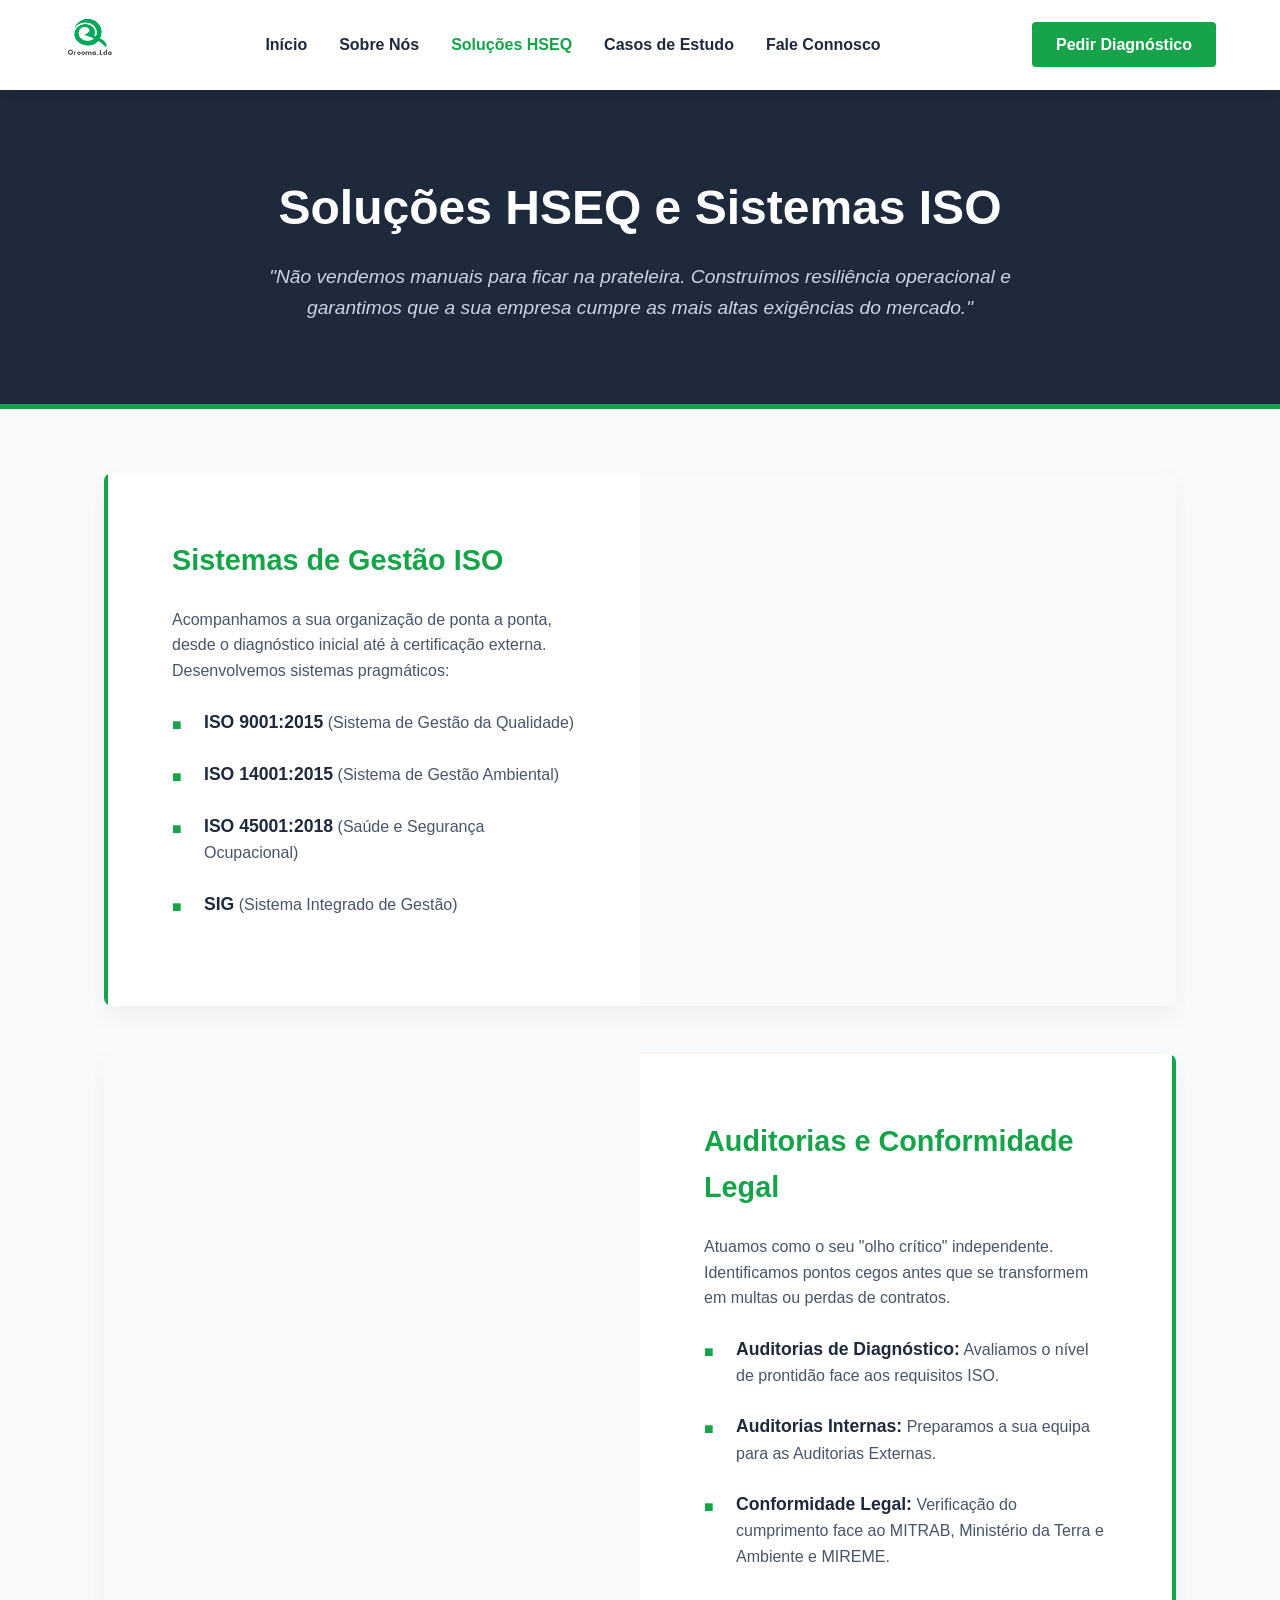
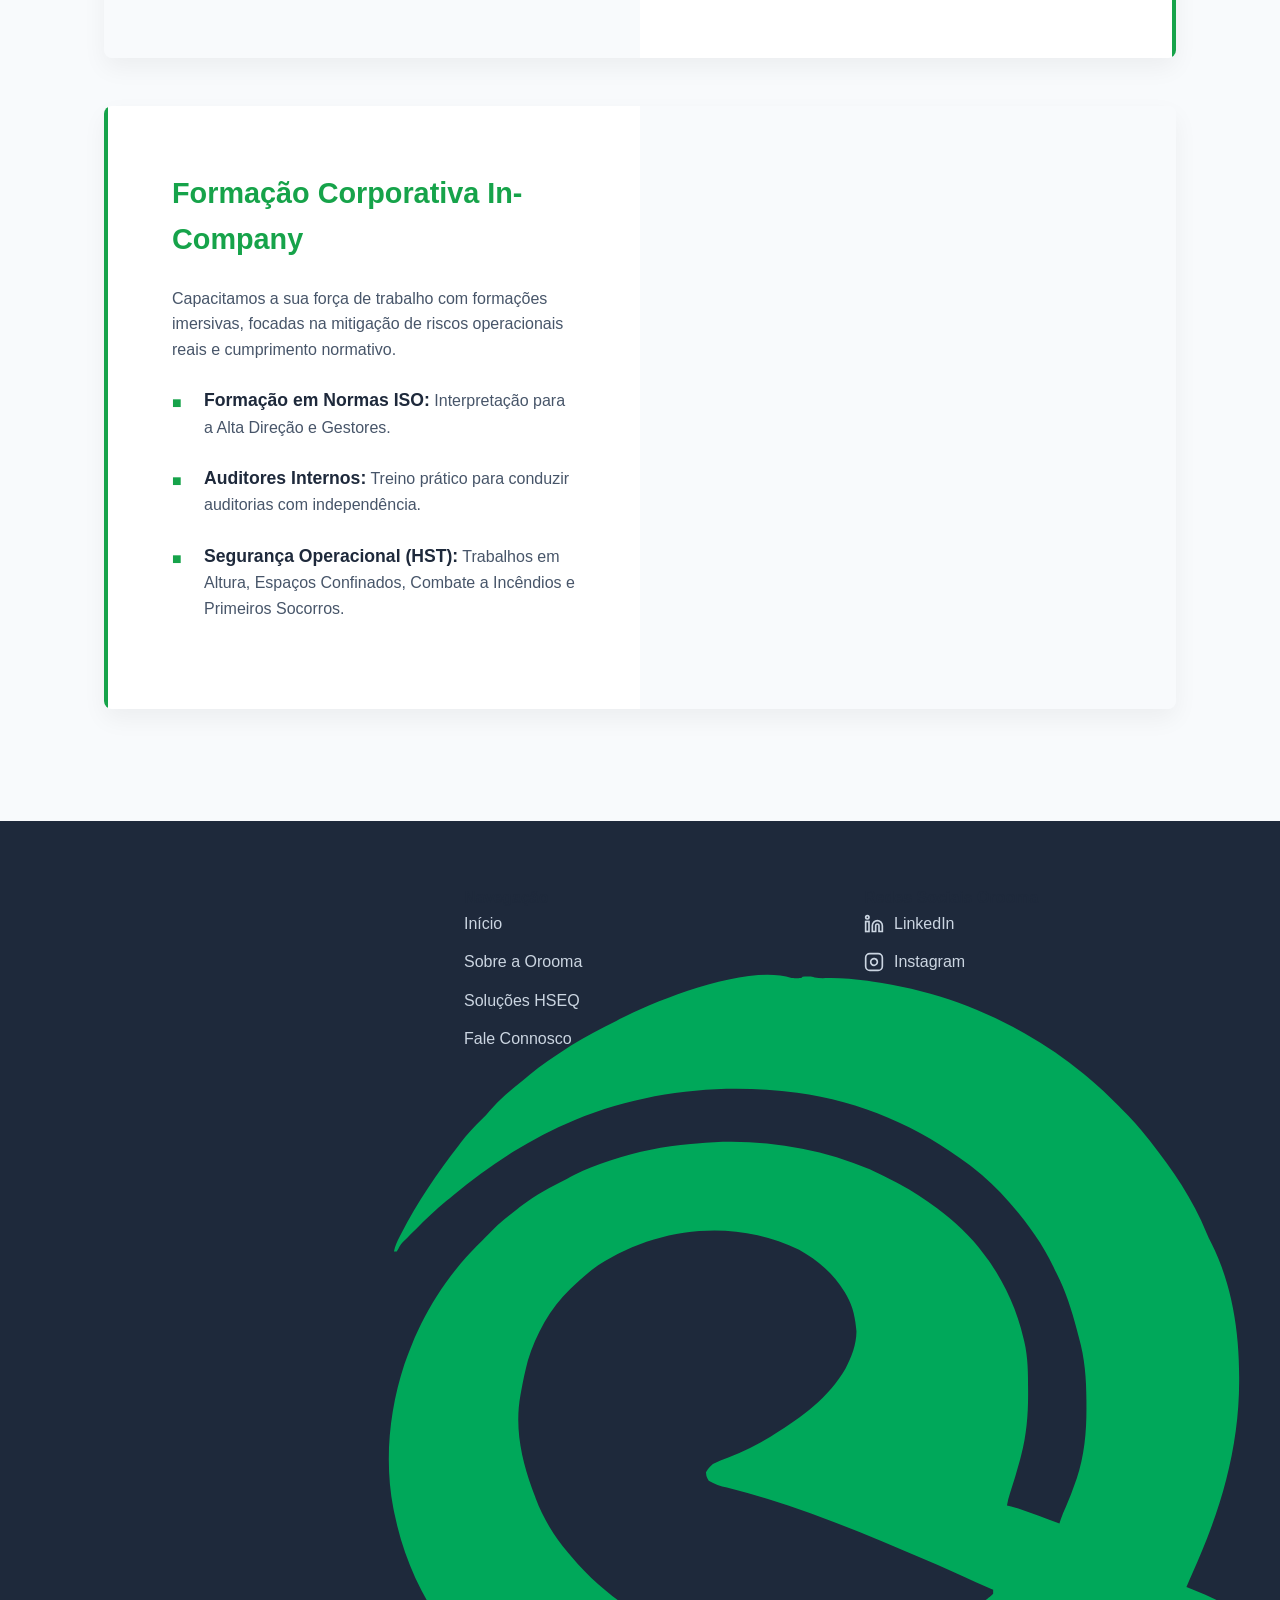
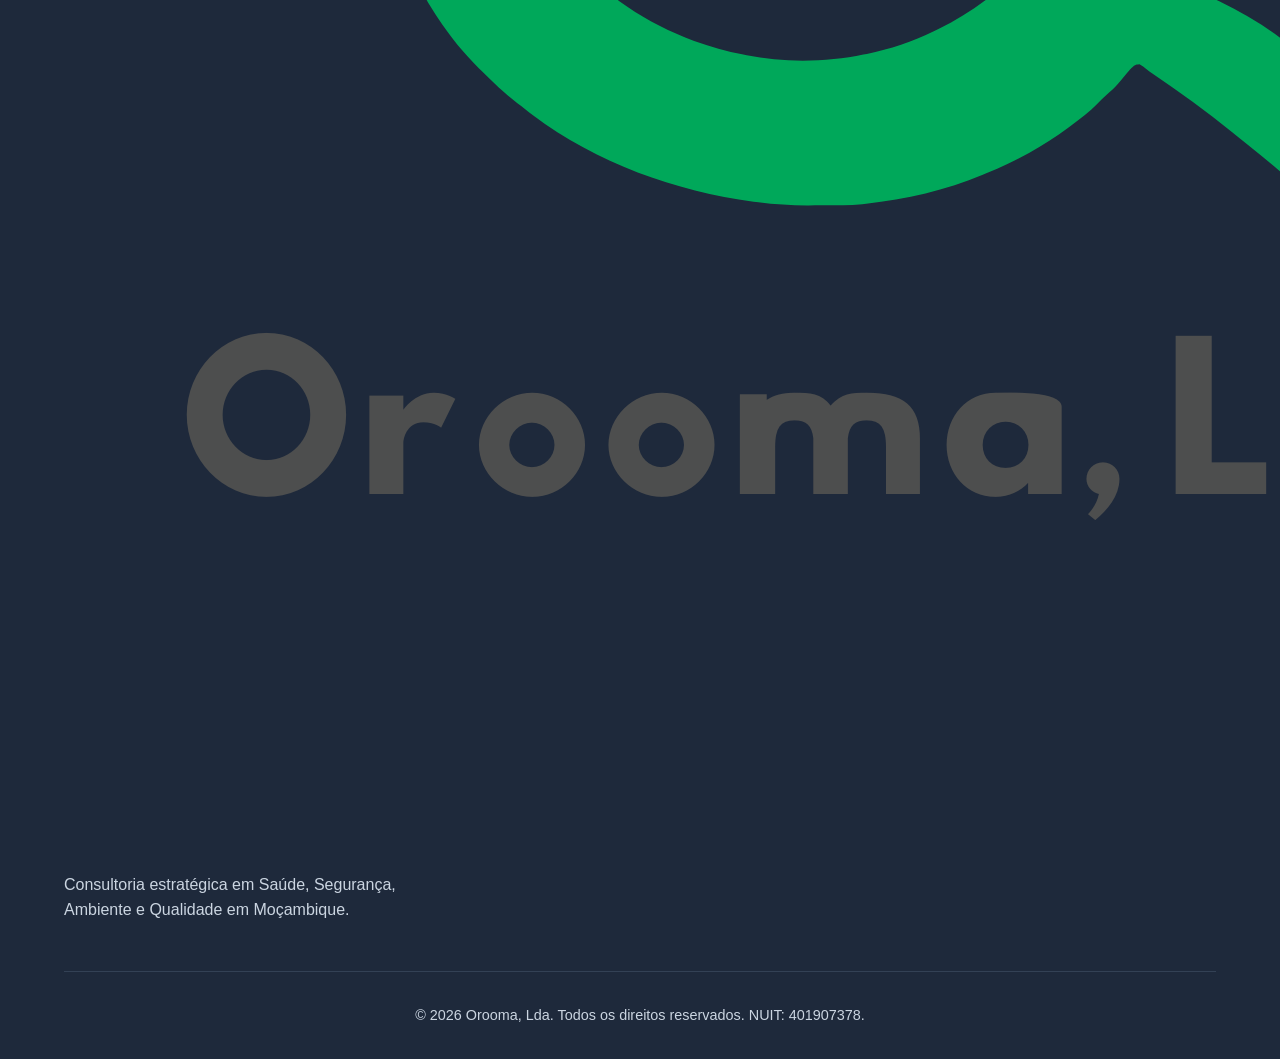
<file: servicos.html>
<!DOCTYPE html>
<html lang="pt-PT">
<head>
    <meta charset="UTF-8">
    <meta name="viewport" content="width=device-width, initial-scale=1.0">
    <title>Serviços e Soluções HSEQ | Orooma, Lda</title>
    <meta name="description" content="Sistemas de Gestão ISO (9001, 14001, 45001), Auditorias de Conformidade Legal e Formação Corporativa em Moçambique.">
    
    <link rel="icon" href="favicon.png" type="image/png">
    
    <style>
        /* ================= GERAIS E VARIÁVEIS ================= */
        :root { --primary-green: #16a34a; --dark-gray: #1e293b; --light-gray: #f8fafc; --white: #ffffff; --text-gray: #475569; --border-color: #e2e8f0; }
        * { margin: 0; padding: 0; box-sizing: border-box; font-family: 'Segoe UI', Roboto, Helvetica, Arial, sans-serif; scroll-behavior: smooth; }
        body { line-height: 1.6; color: var(--text-gray); background-color: var(--light-gray); }
        h1, h2, h3, h4 { color: var(--dark-gray); font-weight: 700; }
        a { text-decoration: none; color: var(--primary-green); }
        .container { max-width: 1200px; margin: 0 auto; padding: 4rem 5%; }
        .section-header { text-align: center; margin-bottom: 4rem; }
        .section-header h2 { font-size: 2.5rem; margin-bottom: 1rem; position: relative; display: inline-block; }
        .section-header h2::after { content: ''; position: absolute; left: 50%; transform: translateX(-50%); bottom: -10px; width: 60px; height: 4px; background-color: var(--primary-green); }

        /* ================= HEADER / MENU ================= */
        header { display: flex; justify-content: space-between; align-items: center; padding: 1rem 5%; background-color: var(--white); box-shadow: 0 2px 10px rgba(0,0,0,0.05); position: sticky; top: 0; z-index: 1000; }
        .logo img { max-height: 50px; width: auto; }
        .nav-links { display: flex; gap: 2rem; list-style: none; }
        .nav-links a { color: var(--dark-gray); font-weight: 600; transition: color 0.3s; }
        .nav-links a:hover, .nav-links a.active { color: var(--primary-green); }
        .btn-cta-nav { background-color: var(--primary-green); color: var(--white); padding: 0.6rem 1.5rem; border-radius: 4px; font-weight: 600; transition: background 0.3s; }
        .btn-cta-nav:hover { background-color: #15803d; color: var(--white); }

        /* ================= HEADER SECUNDÁRIO ================= */
        .page-header { background-color: var(--dark-gray); color: var(--white); padding: 5rem 5%; text-align: center; border-bottom: 5px solid var(--primary-green); }
        .page-header h1 { font-size: 3rem; margin-bottom: 1rem; color: var(--white); }
        .page-header p { font-size: 1.2rem; max-width: 800px; margin: 0 auto; color: #cbd5e1; font-style: italic; }

        /* ================= SERVIÇOS (INTERCALADO) ================= */
        .interleaved-grid { display: grid; grid-template-columns: repeat(auto-fit, minmax(400px, 1fr)); gap: 0; margin-bottom: 3rem; border-radius: 8px; overflow: hidden; box-shadow: 0 10px 25px rgba(0,0,0,0.05); }
        .interleave-card { background: var(--white); padding: 4rem; display: flex; flex-direction: column; justify-content: center; }
        .interleave-card h3 { color: var(--primary-green); margin-bottom: 1.5rem; font-size: 1.8rem; display: flex; align-items: center; gap: 10px; }
        .interleave-img { background-size: cover; background-position: center; min-height: 450px; }
        
        .img-mineracao { background-image: url('https://images.unsplash.com/photo-1578574577315-3fbf0ee5ca05?ixlib=rb-4.0.3&auto=format&fit=crop&w=1000&q=80'); }
        .img-construcao { background-image: url('https://images.unsplash.com/photo-1541888086425-d81bb19240f5?ixlib=rb-4.0.3&auto=format&fit=crop&w=1000&q=80'); }
        .img-soldadura { background-image: url('https://images.unsplash.com/photo-1504328345606-18bbc8c9d7d1?ixlib=rb-4.0.3&auto=format&fit=crop&w=1000&q=80'); }
        
        .styled-list { list-style: none; }
        .styled-list li { margin-bottom: 1.5rem; position: relative; padding-left: 2rem; }
        .styled-list li::before { content: '■'; color: var(--primary-green); position: absolute; left: 0; font-size: 1rem; top: 4px; }
        .styled-list h4 { display: inline; font-size: 1.1rem; color: var(--dark-gray); }

        /* ================= FOOTER ================= */
        footer { background-color: var(--dark-gray); color: #cbd5e1; padding: 4rem 5% 2rem 5%; }
        .footer-grid { display: grid; grid-template-columns: repeat(auto-fit, minmax(250px, 1fr)); gap: 3rem; max-width: 1200px; margin: 0 auto; border-bottom: 1px solid #334155; padding-bottom: 3rem; margin-bottom: 2rem; }
        .footer-logo img { max-height: 40px; margin-bottom: 1rem; filter: brightness(0) invert(1); }
        .footer-links { list-style: none; }
        .footer-links li { margin-bottom: 0.8rem; display: flex; align-items: center; gap: 10px; }
        .footer-links a { color: #cbd5e1; transition: color 0.3s; }
        .footer-links a:hover { color: var(--primary-green); }
        .footer-bottom { text-align: center; font-size: 0.9rem; }

        @media (max-width: 768px) {
            .nav-links { display: none; }
            .interleaved-grid { grid-template-columns: 1fr; }
            .mobile-img-top { order: -1; }
            .interleave-card { padding: 2.5rem; }
            .page-header h1 { font-size: 2.2rem; }
        }
    </style>
</head>
<body>

    <header>
        <a href="index.html" class="logo">
            <img src="logo-orooma.png" alt="Orooma, Lda">
        </a>
        <nav>
            <ul class="nav-links">
                <li><a href="index.html">Início</a></li>
                <li><a href="sobre.html">Sobre Nós</a></li>
                <li><a href="servicos.html" class="active">Soluções HSEQ</a></li>
                <li><a href="casos.html">Casos de Estudo</a></li>
                <li><a href="contacto.html">Fale Connosco</a></li>
            </ul>
        </nav>
        <a href="solicitar-diagnostico.html" class="btn-cta-nav">Pedir Diagnóstico</a>
    </header>

    <main>
        <section class="page-header">
            <h1>Soluções HSEQ e Sistemas ISO</h1>
            <p>"Não vendemos manuais para ficar na prateleira. Construímos resiliência operacional e garantimos que a sua empresa cumpre as mais altas exigências do mercado."</p>
        </section>

        <section class="container" style="padding-top: 4rem; padding-bottom: 4rem;">
            
            <div class="interleaved-grid">
                <div class="interleave-card" style="border-left: 4px solid var(--primary-green);">
                    <h3>Sistemas de Gestão ISO</h3>
                    <p style="margin-bottom: 1.5rem;">Acompanhamos a sua organização de ponta a ponta, desde o diagnóstico inicial até à certificação externa. Desenvolvemos sistemas pragmáticos:</p>
                    <ul class="styled-list">
                        <li><h4>ISO 9001:2015</h4> (Sistema de Gestão da Qualidade)</li>
                        <li><h4>ISO 14001:2015</h4> (Sistema de Gestão Ambiental)</li>
                        <li><h4>ISO 45001:2018</h4> (Saúde e Segurança Ocupacional)</li>
                        <li><h4>SIG</h4> (Sistema Integrado de Gestão)</li>
                    </ul>
                </div>
                <div class="interleave-img img-mineracao"></div>
            </div>

            <div class="interleaved-grid">
                <div class="interleave-img img-construcao mobile-img-top"></div>
                <div class="interleave-card" style="border-right: 4px solid var(--primary-green);">
                    <h3>Auditorias e Conformidade Legal</h3>
                    <p style="margin-bottom: 1.5rem;">Atuamos como o seu "olho crítico" independente. Identificamos pontos cegos antes que se transformem em multas ou perdas de contratos.</p>
                    <ul class="styled-list">
                        <li><h4>Auditorias de Diagnóstico:</h4> Avaliamos o nível de prontidão face aos requisitos ISO.</li>
                        <li><h4>Auditorias Internas:</h4> Preparamos a sua equipa para as Auditorias Externas.</li>
                        <li><h4>Conformidade Legal:</h4> Verificação do cumprimento face ao MITRAB, Ministério da Terra e Ambiente e MIREME.</li>
                    </ul>
                </div>
            </div>

            <div class="interleaved-grid">
                <div class="interleave-card" style="border-left: 4px solid var(--primary-green);">
                    <h3>Formação Corporativa In-Company</h3>
                    <p style="margin-bottom: 1.5rem;">Capacitamos a sua força de trabalho com formações imersivas, focadas na mitigação de riscos operacionais reais e cumprimento normativo.</p>
                    <ul class="styled-list">
                        <li><h4>Formação em Normas ISO:</h4> Interpretação para a Alta Direção e Gestores.</li>
                        <li><h4>Auditores Internos:</h4> Treino prático para conduzir auditorias com independência.</li>
                        <li><h4>Segurança Operacional (HST):</h4> Trabalhos em Altura, Espaços Confinados, Combate a Incêndios e Primeiros Socorros.</li>
                    </ul>
                </div>
                <div class="interleave-img img-soldadura"></div>
            </div>

        </section>
    </main>

    <footer>
        <div class="footer-grid">
            <div>
                <a href="index.html" style="display: block; margin-bottom: 1rem;"><img src="logo-orooma.png" alt="Orooma, Lda"></a>
                <p style="margin-top: 1rem;">Consultoria estratégica em Saúde, Segurança, Ambiente e Qualidade em Moçambique.</p>
            </div>
            <div>
                <h4>Navegação</h4>
                <ul class="footer-links">
                    <li><a href="index.html">Início</a></li>
                    <li><a href="sobre.html">Sobre a Orooma</a></li>
                    <li><a href="servicos.html">Soluções HSEQ</a></li>
                    <li><a href="contacto.html">Fale Connosco</a></li>
                </ul>
            </div>
            <div>
                <h4>Redes Sociais Orooma</h4>
                <ul class="footer-links">
                    <li>
                        <svg width="20" height="20" viewBox="0 0 24 24" fill="none" stroke="currentColor" stroke-width="2"><path d="M16 8a6 6 0 0 1 6 6v7h-4v-7a2 2 0 0 0-2-2 2 2 0 0 0-2 2v7h-4v-7a6 6 0 0 1 6-6z"></path><rect x="2" y="9" width="4" height="12"></rect><circle cx="4" cy="4" r="2"></circle></svg>
                        <a href="https://www.linkedin.com/company/orooma-hseq" target="_blank">LinkedIn</a>
                    </li>
                    <li>
                        <svg width="20" height="20" viewBox="0 0 24 24" fill="none" stroke="currentColor" stroke-width="2"><rect x="2" y="2" width="20" height="20" rx="5" ry="5"></rect><path d="M16 11.37A4 4 0 1 1 12.63 8 4 4 0 0 1 16 11.37z"></path><line x1="17.5" y1="6.5" x2="17.51" y2="6.5"></line></svg>
                        <a href="https://www.instagram.com/orooma_hseq" target="_blank">Instagram</a>
                    </li>
                </ul>
            </div>
        </div>
        <div class="footer-bottom">
            <p>&copy; 2026 Orooma, Lda. Todos os direitos reservados. NUIT: 401907378.</p>
        </div>
    </footer>
</body>
</html>
</file>
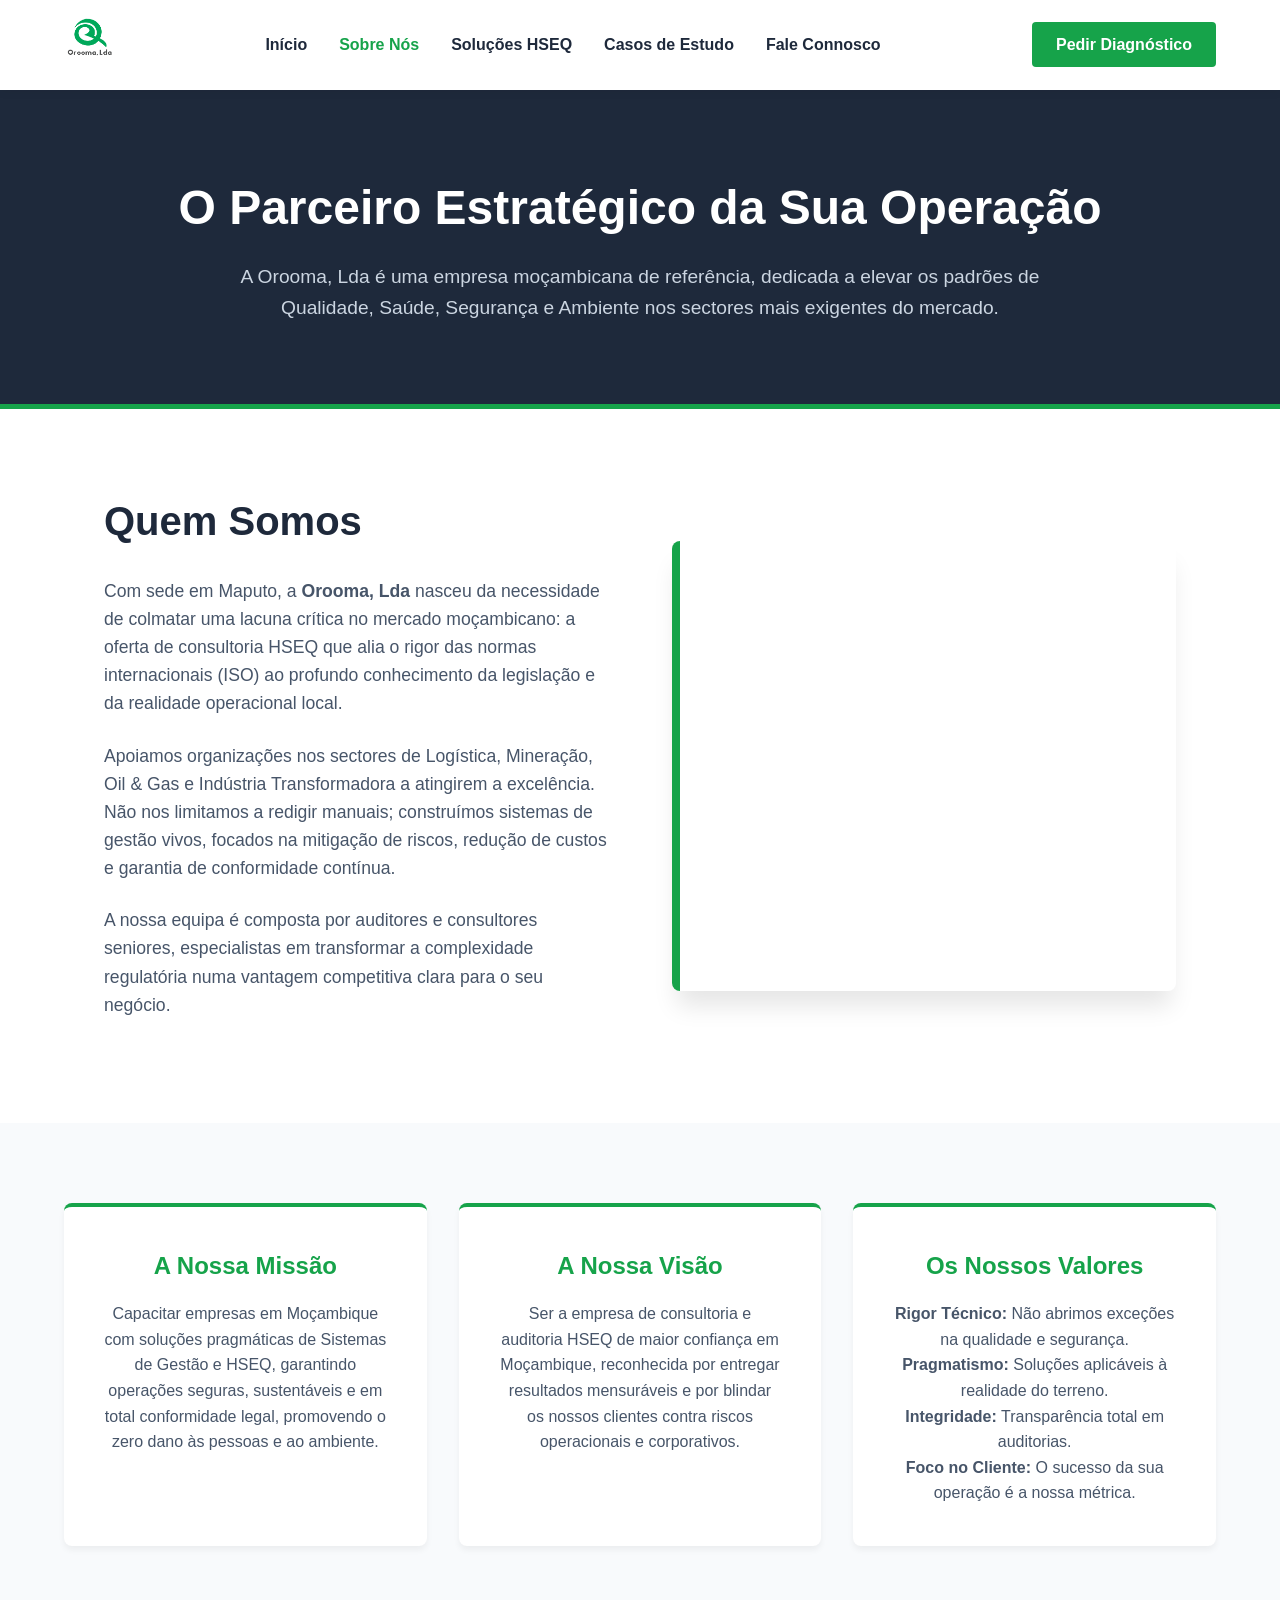
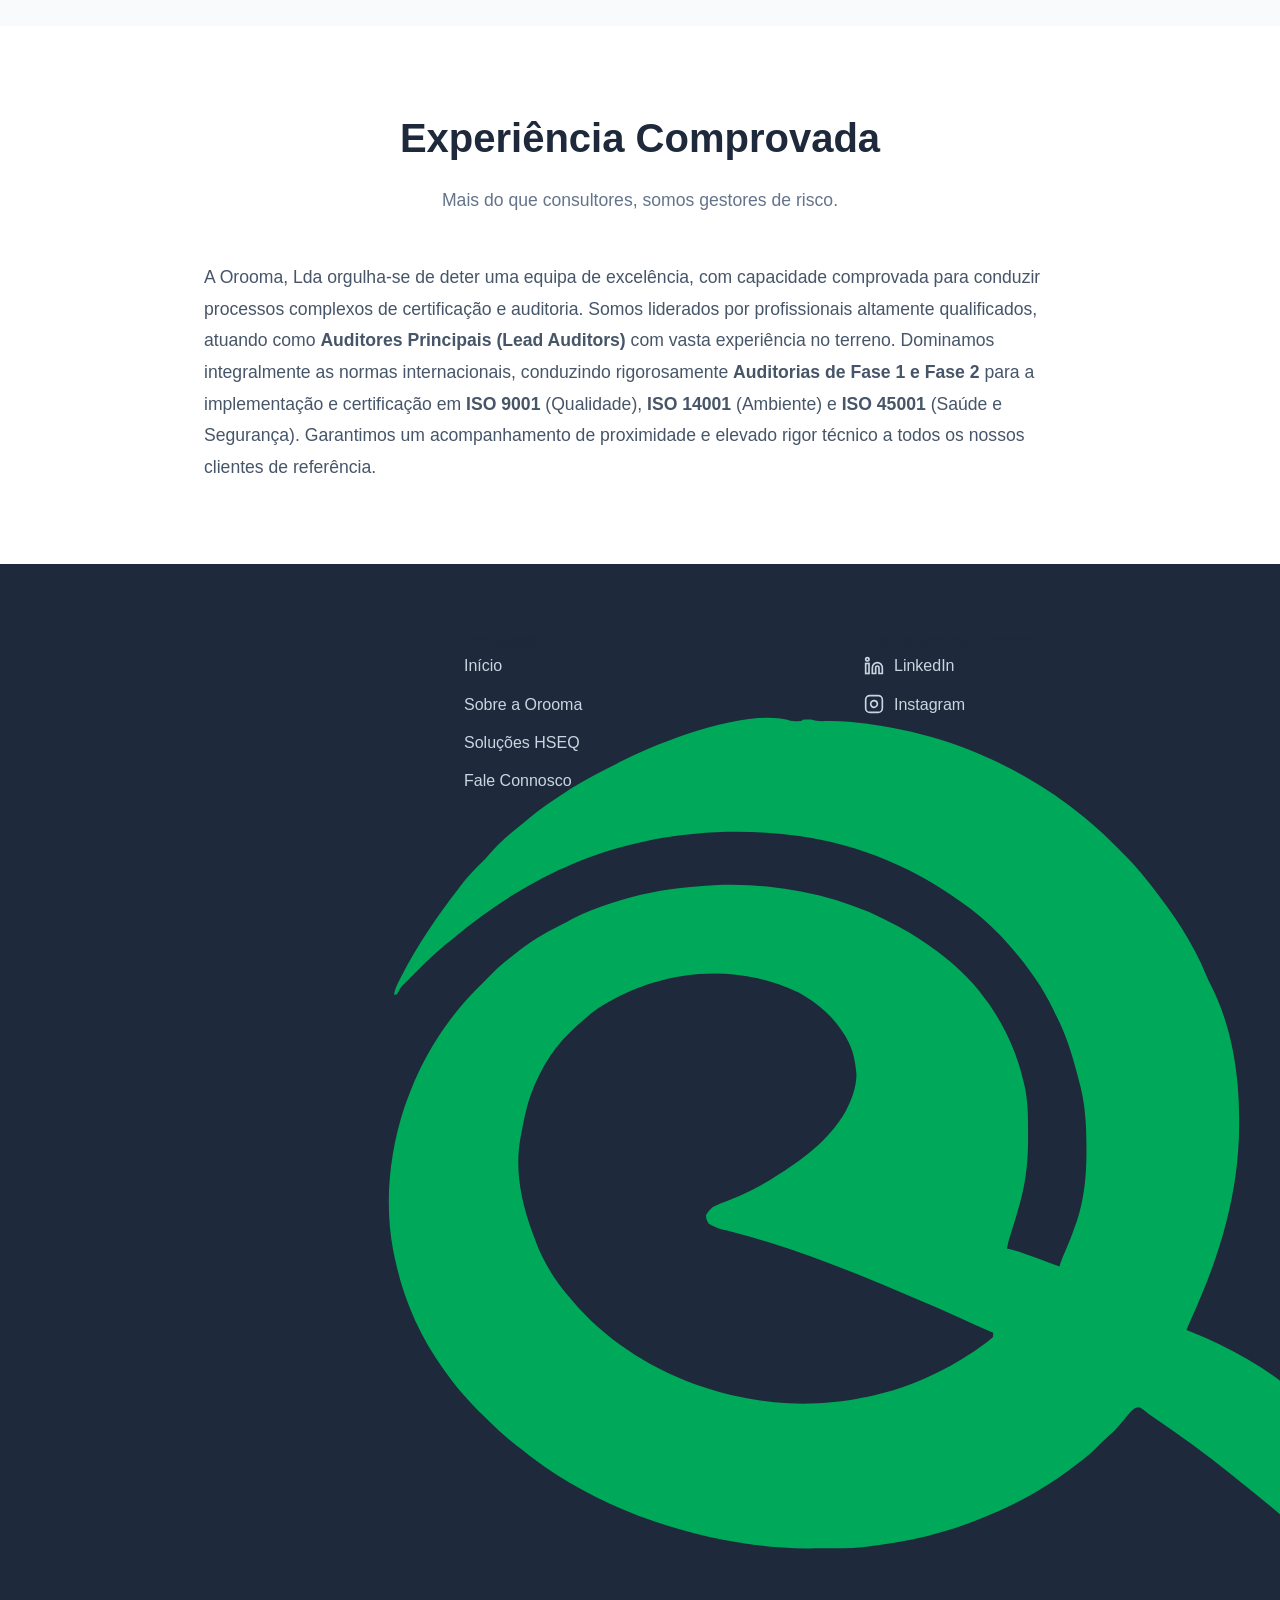
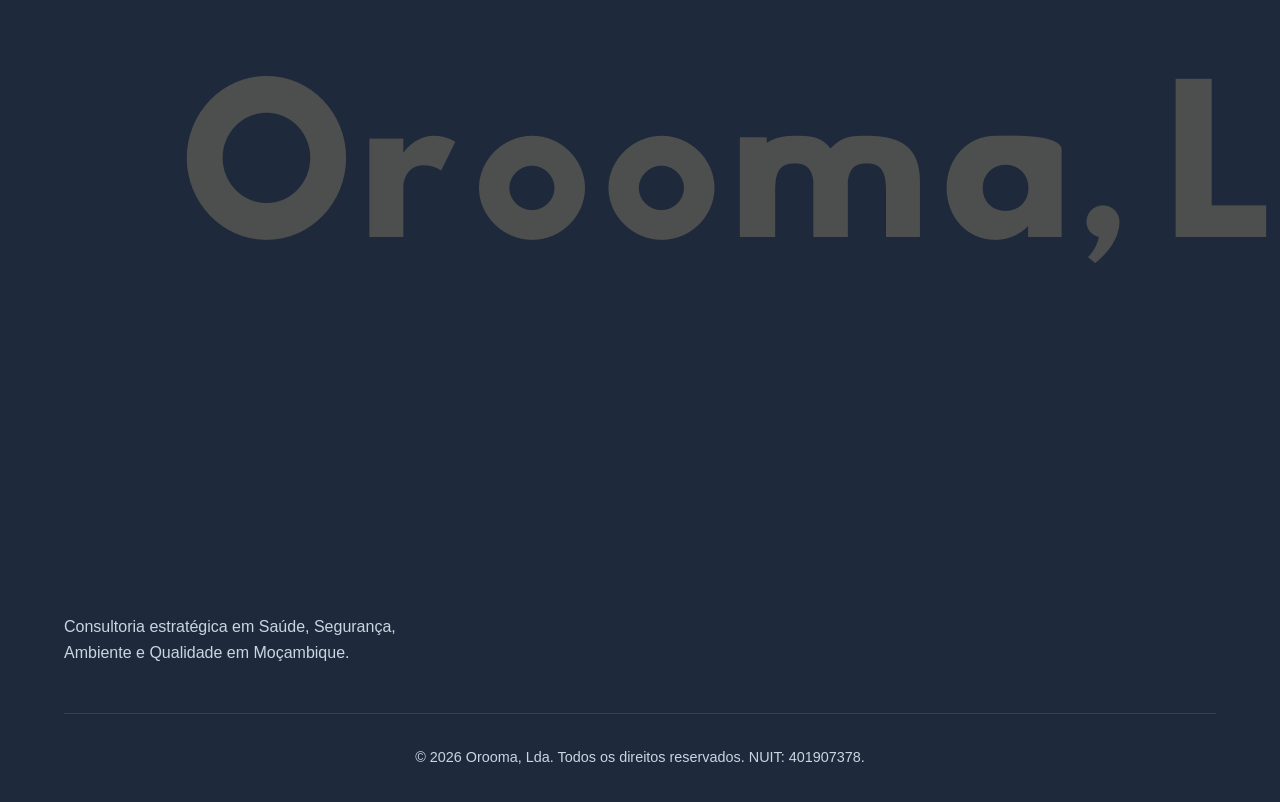
<file: sobre.html>
<!DOCTYPE html>
<html lang="pt-PT">
<head>
    <meta charset="UTF-8">
    <meta name="viewport" content="width=device-width, initial-scale=1.0">
    <title>Sobre Nós | Orooma, Lda</title>
    <meta name="description" content="Conheça a Orooma, Lda. Especialistas em Saúde, Segurança, Ambiente e Qualidade (HSEQ) em Moçambique.">
    
    <link rel="icon" href="favicon.png" type="image/png">
    
    <style>
        /* ================= GERAIS E VARIÁVEIS ================= */
        :root { --primary-green: #16a34a; --dark-gray: #1e293b; --light-gray: #f8fafc; --white: #ffffff; --text-gray: #475569; --border-color: #e2e8f0; }
        * { margin: 0; padding: 0; box-sizing: border-box; font-family: 'Segoe UI', Roboto, Helvetica, Arial, sans-serif; scroll-behavior: smooth; }
        body { line-height: 1.6; color: var(--text-gray); background-color: var(--white); }
        h1, h2, h3, h4 { color: var(--dark-gray); font-weight: 700; }
        a { text-decoration: none; color: var(--primary-green); }
        .container { max-width: 1200px; margin: 0 auto; padding: 4rem 5%; }
        .section-header { text-align: center; margin-bottom: 4rem; }
        .section-header h2 { font-size: 2.5rem; margin-bottom: 1rem; position: relative; display: inline-block; }
        .section-header h2::after { content: ''; position: absolute; left: 50%; transform: translateX(-50%); bottom: -10px; width: 60px; height: 4px; background-color: var(--primary-green); }

        /* ================= HEADER / MENU ================= */
        header { display: flex; justify-content: space-between; align-items: center; padding: 1rem 5%; background-color: var(--white); box-shadow: 0 2px 10px rgba(0,0,0,0.05); position: sticky; top: 0; z-index: 1000; }
        .logo img { max-height: 50px; width: auto; }
        .nav-links { display: flex; gap: 2rem; list-style: none; }
        .nav-links a { color: var(--dark-gray); font-weight: 600; transition: color 0.3s; }
        .nav-links a:hover, .nav-links a.active { color: var(--primary-green); }
        .btn-cta-nav { background-color: var(--primary-green); color: var(--white); padding: 0.6rem 1.5rem; border-radius: 4px; font-weight: 600; transition: background 0.3s; }
        .btn-cta-nav:hover { background-color: #15803d; color: var(--white); }

        /* ================= HEADER SECUNDÁRIO ================= */
        .page-header { background-color: var(--dark-gray); color: var(--white); padding: 5rem 5%; text-align: center; border-bottom: 5px solid var(--primary-green); }
        .page-header h1 { font-size: 3rem; margin-bottom: 1rem; color: var(--white); }
        .page-header p { font-size: 1.2rem; max-width: 800px; margin: 0 auto; color: #cbd5e1; }

        /* ================= SOBRE NÓS CSS ================= */
        .about-section { padding: 5rem 5%; max-width: 1200px; margin: 0 auto; display: grid; grid-template-columns: 1fr 1fr; gap: 4rem; align-items: center; }
        .about-text p { font-size: 1.1rem; margin-bottom: 1.5rem; }
        .about-image { width: 100%; min-height: 450px; border-radius: 8px; box-shadow: 0 20px 25px -5px rgba(0, 0, 0, 0.1); border-left: 8px solid var(--primary-green); background-image: url('https://images.unsplash.com/photo-1581092160562-40aa08e78837?ixlib=rb-4.0.3&auto=format&fit=crop&w=1000&q=80'); background-size: cover; background-position: center; }
        
        .mvv-section { background-color: var(--light-gray); padding: 5rem 5%; }
        .mvv-grid { display: grid; grid-template-columns: repeat(auto-fit, minmax(300px, 1fr)); gap: 2rem; max-width: 1200px; margin: 0 auto; }
        .mvv-card { background: var(--white); padding: 2.5rem; border-radius: 8px; box-shadow: 0 4px 6px rgba(0,0,0,0.05); text-align: center; border-top: 4px solid var(--primary-green); }
        .mvv-card h3 { font-size: 1.5rem; margin-bottom: 1rem; color: var(--primary-green); }

        .team-section { padding: 5rem 5%; max-width: 1000px; margin: 0 auto; text-align: center; }
        .team-section p.subtitle { color: #64748b; margin-bottom: 3rem; font-size: 1.1rem; }

        /* ================= FOOTER ================= */
        footer { background-color: var(--dark-gray); color: #cbd5e1; padding: 4rem 5% 2rem 5%; }
        .footer-grid { display: grid; grid-template-columns: repeat(auto-fit, minmax(250px, 1fr)); gap: 3rem; max-width: 1200px; margin: 0 auto; border-bottom: 1px solid #334155; padding-bottom: 3rem; margin-bottom: 2rem; }
        .footer-logo img { max-height: 40px; margin-bottom: 1rem; filter: brightness(0) invert(1); }
        .footer-links { list-style: none; }
        .footer-links li { margin-bottom: 0.8rem; display: flex; align-items: center; gap: 10px; }
        .footer-links a { color: #cbd5e1; transition: color 0.3s; }
        .footer-links a:hover { color: var(--primary-green); }
        .footer-bottom { text-align: center; font-size: 0.9rem; }

        @media (max-width: 768px) {
            .nav-links { display: none; }
            .about-section { grid-template-columns: 1fr; }
        }
    </style>
</head>
<body>

    <header>
        <a href="index.html" class="logo">
            <img src="logo-orooma.png" alt="Orooma, Lda">
        </a>
        <nav>
            <ul class="nav-links">
                <li><a href="index.html">Início</a></li>
                <li><a href="sobre.html" class="active">Sobre Nós</a></li>
                <li><a href="servicos.html">Soluções HSEQ</a></li>
                <li><a href="casos.html">Casos de Estudo</a></li>
                <li><a href="contacto.html">Fale Connosco</a></li>
            </ul>
        </nav>
        <a href="solicitar-diagnostico.html" class="btn-cta-nav">Pedir Diagnóstico</a>
    </header>

    <main>
        <section class="page-header">
            <h1>O Parceiro Estratégico da Sua Operação</h1>
            <p>A Orooma, Lda é uma empresa moçambicana de referência, dedicada a elevar os padrões de Qualidade, Saúde, Segurança e Ambiente nos sectores mais exigentes do mercado.</p>
        </section>

        <section class="about-section">
            <div class="about-text">
                <h2 style="font-size: 2.5rem; margin-bottom: 1.5rem; color: var(--dark-gray);">Quem Somos</h2>
                <p>Com sede em Maputo, a <strong>Orooma, Lda</strong> nasceu da necessidade de colmatar uma lacuna crítica no mercado moçambicano: a oferta de consultoria HSEQ que alia o rigor das normas internacionais (ISO) ao profundo conhecimento da legislação e da realidade operacional local.</p>
                <p>Apoiamos organizações nos sectores de Logística, Mineração, Oil & Gas e Indústria Transformadora a atingirem a excelência. Não nos limitamos a redigir manuais; construímos sistemas de gestão vivos, focados na mitigação de riscos, redução de custos e garantia de conformidade contínua.</p>
                <p>A nossa equipa é composta por auditores e consultores seniores, especialistas em transformar a complexidade regulatória numa vantagem competitiva clara para o seu negócio.</p>
            </div>
            <div class="about-image"></div>
        </section>

        <section class="mvv-section">
            <div class="mvv-grid">
                <div class="mvv-card">
                    <h3>A Nossa Missão</h3>
                    <p>Capacitar empresas em Moçambique com soluções pragmáticas de Sistemas de Gestão e HSEQ, garantindo operações seguras, sustentáveis e em total conformidade legal, promovendo o zero dano às pessoas e ao ambiente.</p>
                </div>
                <div class="mvv-card">
                    <h3>A Nossa Visão</h3>
                    <p>Ser a empresa de consultoria e auditoria HSEQ de maior confiança em Moçambique, reconhecida por entregar resultados mensuráveis e por blindar os nossos clientes contra riscos operacionais e corporativos.</p>
                </div>
                <div class="mvv-card">
                    <h3>Os Nossos Valores</h3>
                    <p><strong>Rigor Técnico:</strong> Não abrimos exceções na qualidade e segurança.<br><strong>Pragmatismo:</strong> Soluções aplicáveis à realidade do terreno.<br><strong>Integridade:</strong> Transparência total em auditorias.<br><strong>Foco no Cliente:</strong> O sucesso da sua operação é a nossa métrica.</p>
                </div>
            </div>
        </section>

        <section class="team-section">
            <h2 style="font-size: 2.5rem; margin-bottom: 1rem;">Experiência Comprovada</h2>
            <p class="subtitle">Mais do que consultores, somos gestores de risco.</p>
            <p style="font-size: 1.1rem; line-height: 1.8; text-align: left;">A Orooma, Lda orgulha-se de deter uma equipa de excelência, com capacidade comprovada para conduzir processos complexos de certificação e auditoria. Somos liderados por profissionais altamente qualificados, atuando como <strong>Auditores Principais (Lead Auditors)</strong> com vasta experiência no terreno. Dominamos integralmente as normas internacionais, conduzindo rigorosamente <strong>Auditorias de Fase 1 e Fase 2</strong> para a implementação e certificação em <strong>ISO 9001</strong> (Qualidade), <strong>ISO 14001</strong> (Ambiente) e <strong>ISO 45001</strong> (Saúde e Segurança). Garantimos um acompanhamento de proximidade e elevado rigor técnico a todos os nossos clientes de referência.</p>
        </section>
    </main>

    <footer>
        <div class="footer-grid">
            <div>
                <a href="index.html" style="display: block; margin-bottom: 1rem;"><img src="logo-orooma.png" alt="Orooma, Lda"></a>
                <p style="margin-top: 1rem;">Consultoria estratégica em Saúde, Segurança, Ambiente e Qualidade em Moçambique.</p>
            </div>
            <div>
                <h4>Navegação</h4>
                <ul class="footer-links">
                    <li><a href="index.html">Início</a></li>
                    <li><a href="sobre.html">Sobre a Orooma</a></li>
                    <li><a href="servicos.html">Soluções HSEQ</a></li>
                    <li><a href="contacto.html">Fale Connosco</a></li>
                </ul>
            </div>
            <div>
                <h4>Redes Sociais Orooma</h4>
                <ul class="footer-links">
                    <li>
                        <svg width="20" height="20" viewBox="0 0 24 24" fill="none" stroke="currentColor" stroke-width="2"><path d="M16 8a6 6 0 0 1 6 6v7h-4v-7a2 2 0 0 0-2-2 2 2 0 0 0-2 2v7h-4v-7a6 6 0 0 1 6-6z"></path><rect x="2" y="9" width="4" height="12"></rect><circle cx="4" cy="4" r="2"></circle></svg>
                        <a href="https://www.linkedin.com/company/orooma-hseq" target="_blank">LinkedIn</a>
                    </li>
                    <li>
                        <svg width="20" height="20" viewBox="0 0 24 24" fill="none" stroke="currentColor" stroke-width="2"><rect x="2" y="2" width="20" height="20" rx="5" ry="5"></rect><path d="M16 11.37A4 4 0 1 1 12.63 8 4 4 0 0 1 16 11.37z"></path><line x1="17.5" y1="6.5" x2="17.51" y2="6.5"></line></svg>
                        <a href="https://www.instagram.com/orooma_hseq" target="_blank">Instagram</a>
                    </li>
                </ul>
            </div>
        </div>
        <div class="footer-bottom">
            <p>&copy; 2026 Orooma, Lda. Todos os direitos reservados. NUIT: 401907378.</p>
        </div>
    </footer>
</body>
</html>
</file>
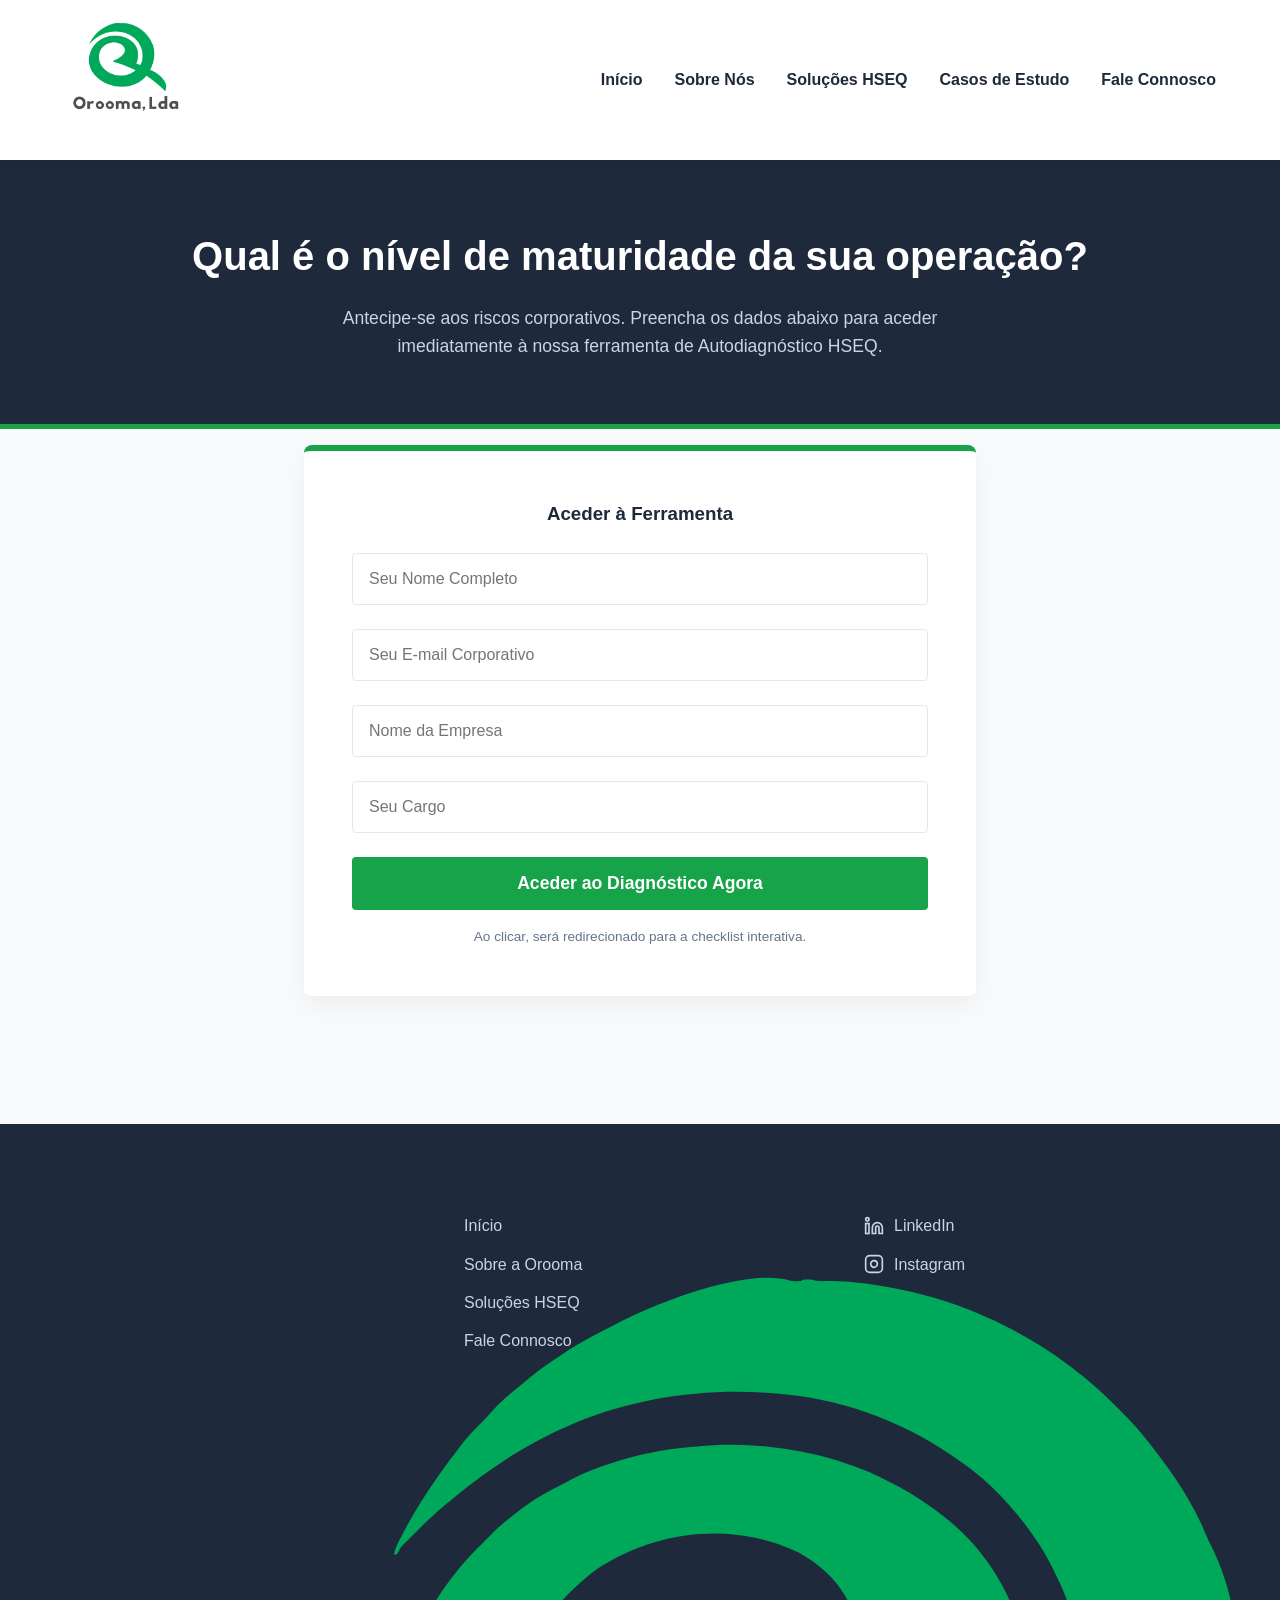
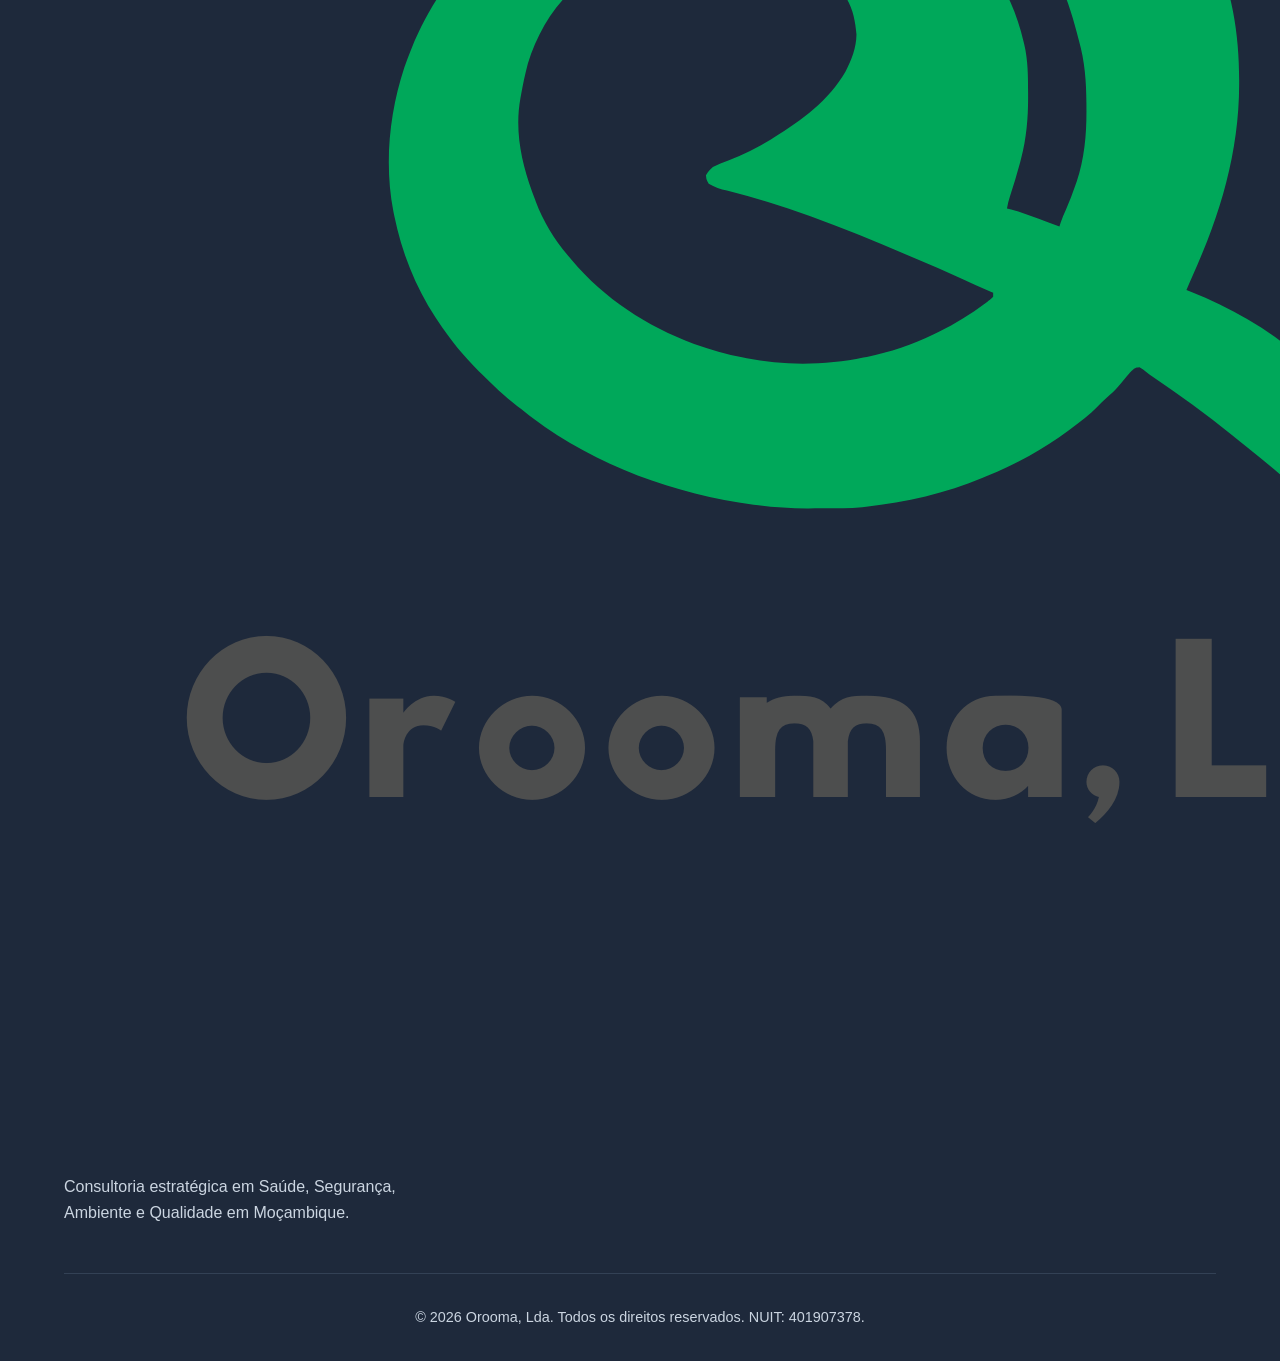
<file: solicitar-diagnostico.html>
<!DOCTYPE html>
<html lang="pt-PT">
<head>
    <meta charset="UTF-8">
    <meta name="viewport" content="width=device-width, initial-scale=1.0">
    <title>Solicitar Autodiagnóstico HSEQ | Orooma, Lda</title>
    <meta name="description" content="Avalie a maturidade da sua operação. Solicite o nosso Autodiagnóstico HSEQ gratuito.">
    
    <link rel="icon" href="favicon.png" type="image/png">
    
    <style>
        /* ================= GERAIS E VARIÁVEIS ================= */
        :root { --primary-green: #16a34a; --dark-gray: #1e293b; --light-gray: #f8fafc; --white: #ffffff; --text-gray: #475569; --border-color: #e2e8f0; }
        * { margin: 0; padding: 0; box-sizing: border-box; font-family: 'Segoe UI', Roboto, Helvetica, Arial, sans-serif; scroll-behavior: smooth; }
        body { line-height: 1.6; color: var(--text-gray); background-color: var(--light-gray); }
        h1, h2, h3, h4 { color: var(--dark-gray); font-weight: 700; }
        a { text-decoration: none; color: var(--primary-green); }
        .container { max-width: 800px; margin: 0 auto; padding: 4rem 5%; }

        /* ================= HEADER / MENU ================= */
        header { display: flex; justify-content: space-between; align-items: center; padding: 1rem 5%; background-color: var(--white); box-shadow: 0 2px 10px rgba(0,0,0,0.05); position: sticky; top: 0; z-index: 1000; }
        .logo img { max-height: 120px; width: auto; }
        .nav-links { display: flex; gap: 2rem; list-style: none; }
        .nav-links a { color: var(--dark-gray); font-weight: 600; transition: color 0.3s; }
        .nav-links a:hover { color: var(--primary-green); }
        .btn-cta-nav { background-color: var(--primary-green); color: var(--white); padding: 0.6rem 1.5rem; border-radius: 4px; font-weight: 600; transition: background 0.3s; }

        /* ================= HEADER SECUNDÁRIO ================= */
        .page-header { background-color: var(--dark-gray); color: var(--white); padding: 4rem 5%; text-align: center; border-bottom: 5px solid var(--primary-green); }
        .page-header h1 { font-size: 2.5rem; margin-bottom: 1rem; color: var(--white); }
        .page-header p { font-size: 1.1rem; max-width: 600px; margin: 0 auto; color: #cbd5e1; }

        /* ================= FORMULÁRIO DE ACESSO ================= */
        .lead-box { background: var(--white); padding: 3rem; border-radius: 8px; box-shadow: 0 10px 25px rgba(0,0,0,0.05); margin-top: -3rem; position: relative; z-index: 10; border-top: 6px solid var(--primary-green); }
        .form-contact { display: grid; gap: 1.5rem; }
        .form-contact input { padding: 1rem; border: 1px solid var(--border-color); border-radius: 4px; width: 100%; font-size: 1rem; }
        .form-contact input:focus { outline: none; border-color: var(--primary-green); }
        .btn-primary { background-color: var(--primary-green); color: var(--white); padding: 1rem 2rem; font-size: 1.1rem; font-weight: 600; border-radius: 4px; border: none; cursor: pointer; transition: 0.3s; width: 100%; }
        .btn-primary:hover { background-color: #15803d; }

        /* ================= FOOTER ================= */
        footer { background-color: var(--dark-gray); color: #cbd5e1; padding: 4rem 5% 2rem 5%; margin-top: 4rem; }
        .footer-grid { display: grid; grid-template-columns: repeat(auto-fit, minmax(250px, 1fr)); gap: 3rem; max-width: 1200px; margin: 0 auto; border-bottom: 1px solid #334155; padding-bottom: 3rem; margin-bottom: 2rem; }
        .footer-logo img { max-height: 120px; margin-bottom: 1rem; filter: brightness(0) invert(1); }
        .footer-links { list-style: none; }
        .footer-links li { margin-bottom: 0.8rem; display: flex; align-items: center; gap: 10px; }
        .footer-links a { color: #cbd5e1; transition: color 0.3s; }
        .footer-links a:hover { color: var(--primary-green); }
        .footer-bottom { text-align: center; font-size: 0.9rem; }

        @media (max-width: 768px) { .nav-links { display: none; } .lead-box { padding: 1.5rem; } }
    </style>
</head>
<body>

    <header>
        <a href="index.html" class="logo"><img src="logo-orooma.png" alt="Orooma, Lda"></a>
        <nav>
            <ul class="nav-links">
                <li><a href="index.html">Início</a></li>
                <li><a href="sobre.html">Sobre Nós</a></li>
                <li><a href="servicos.html">Soluções HSEQ</a></li>
                <li><a href="casos.html">Casos de Estudo</a></li>
                <li><a href="contacto.html">Fale Connosco</a></li>
            </ul>
        </nav>
    </header>

    <main>
        <section class="page-header">
            <h1>Qual é o nível de maturidade da sua operação?</h1>
            <p>Antecipe-se aos riscos corporativos. Preencha os dados abaixo para aceder imediatamente à nossa ferramenta de Autodiagnóstico HSEQ.</p>
        </section>

        <section class="container">
            <div class="lead-box">
                <h3 style="margin-bottom: 1.5rem; color: var(--dark-gray); text-align: center;">Aceder à Ferramenta</h3>
                
                <form action="https://formsubmit.co/info@oroomahseq.com" method="POST" class="form-contact">
                    <input type="hidden" name="_subject" value="Novo Lead - Pedido de Diagnóstico">
                    <input type="hidden" name="_captcha" value="false">
                    
                    <input type="hidden" name="_next" value="https://oroomahseq.com/diagnostico.html"> 
                    
                    <input type="text" name="Nome" placeholder="Seu Nome Completo" required>
                    <input type="email" name="Email" placeholder="Seu E-mail Corporativo" required>
                    <input type="text" name="Empresa" placeholder="Nome da Empresa" required>
                    <input type="text" name="Cargo" placeholder="Seu Cargo" required>
                    
                    <button type="submit" class="btn-primary">Aceder ao Diagnóstico Agora</button>
                </form>
                <p style="text-align: center; margin-top: 1rem; font-size: 0.85rem; color: #64748b;">Ao clicar, será redirecionado para a checklist interativa.</p>
            </div>
        </section>
    </main>

    <footer>
        <div class="footer-grid">
            <div>
                <a href="index.html" style="display: block; margin-bottom: 1rem;"><img src="logo-orooma.png" alt="Orooma, Lda"></a>
                <p style="margin-top: 1rem;">Consultoria estratégica em Saúde, Segurança, Ambiente e Qualidade em Moçambique.</p>
            </div>
            <div>
                <h4>Navegação</h4>
                <ul class="footer-links">
                    <li><a href="index.html">Início</a></li>
                    <li><a href="sobre.html">Sobre a Orooma</a></li>
                    <li><a href="servicos.html">Soluções HSEQ</a></li>
                    <li><a href="contacto.html">Fale Connosco</a></li>
                </ul>
            </div>
            <div>
                <h4>Redes Sociais Orooma</h4>
                <ul class="footer-links">
                    <li>
                        <svg width="20" height="20" viewBox="0 0 24 24" fill="none" stroke="currentColor" stroke-width="2"><path d="M16 8a6 6 0 0 1 6 6v7h-4v-7a2 2 0 0 0-2-2 2 2 0 0 0-2 2v7h-4v-7a6 6 0 0 1 6-6z"></path><rect x="2" y="9" width="4" height="12"></rect><circle cx="4" cy="4" r="2"></circle></svg>
                        <a href="https://www.linkedin.com/company/orooma-hseq" target="_blank">LinkedIn</a>
                    </li>
                    <li>
                        <svg width="20" height="20" viewBox="0 0 24 24" fill="none" stroke="currentColor" stroke-width="2"><rect x="2" y="2" width="20" height="20" rx="5" ry="5"></rect><path d="M16 11.37A4 4 0 1 1 12.63 8 4 4 0 0 1 16 11.37z"></path><line x1="17.5" y1="6.5" x2="17.51" y2="6.5"></line></svg>
                        <a href="https://www.instagram.com/orooma_hseq" target="_blank">Instagram</a>
                    </li>
                </ul>
            </div>
        </div>
        <div class="footer-bottom"><p>&copy; 2026 Orooma, Lda. Todos os direitos reservados. NUIT: 401907378.</p></div>
    </footer>
</body>
</html>
</file>
